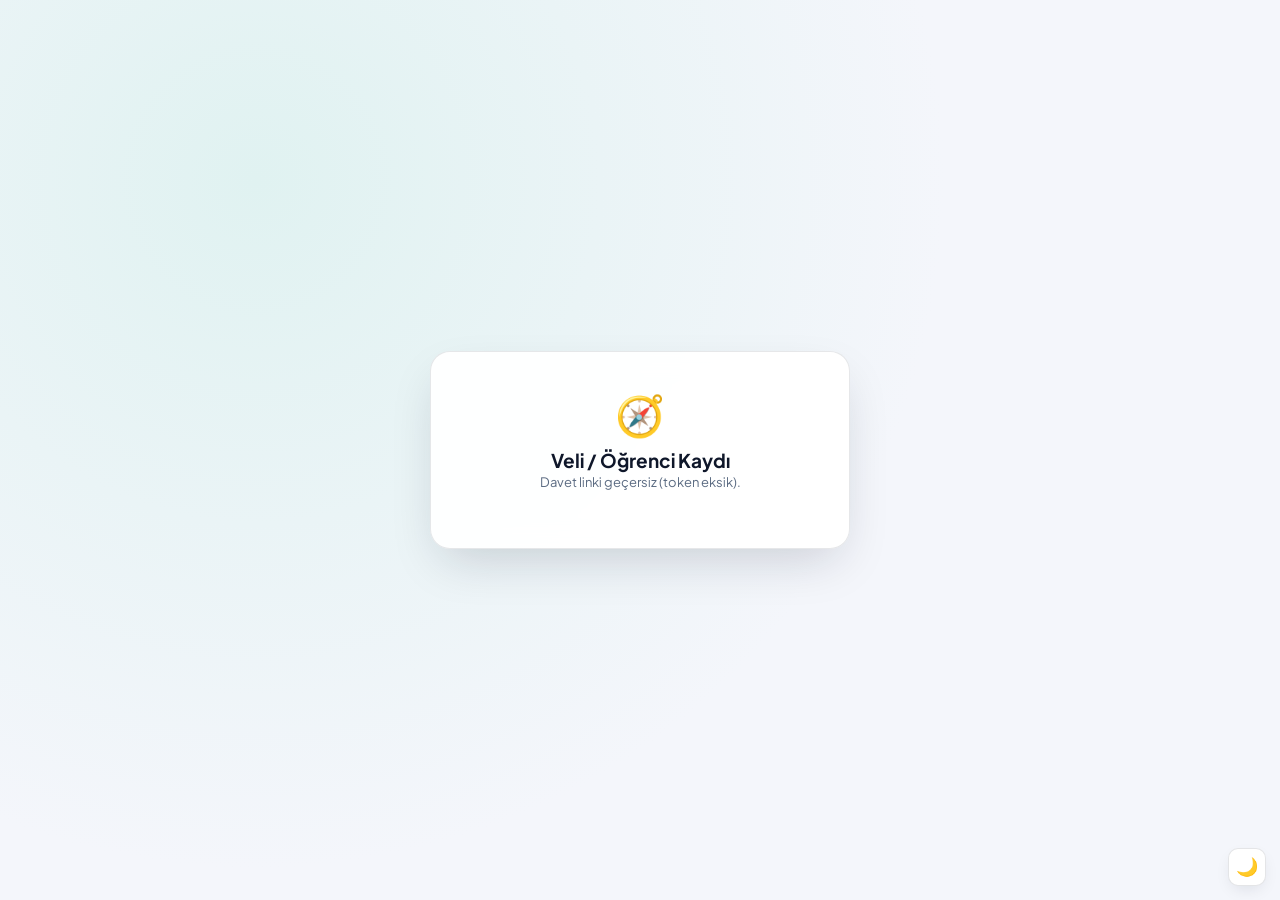
<file: kayit-ogrenci.html>
<!DOCTYPE html>
<html lang="tr">
<head>
  <meta charset="UTF-8">
  <meta name="viewport" content="width=device-width, initial-scale=1.0, viewport-fit=cover">
  <title>Veli / Öğrenci Kaydı - EduPusula</title>
  <link href="https://fonts.googleapis.com/css2?family=Plus+Jakarta+Sans:wght@400;500;600;700;800&display=swap" rel="stylesheet">
  <link rel="icon" type="image/svg+xml" href="icons/icon.svg">
  <style>
    * { box-sizing: border-box; }
    body {
      margin: 0; min-height: 100vh; display: flex; align-items: center; justify-content: center;
      background: radial-gradient(circle at 20% 20%, #1a1f3d 0%, #070913 55%);
      font-family: 'Plus Jakarta Sans', sans-serif; color: #f8fafc; padding: 20px;
    }
    .card {
      width: 100%; max-width: 420px; background: rgba(17,24,48,0.75); backdrop-filter: blur(12px);
      border: 1px solid rgba(255,255,255,0.09); border-radius: 20px; padding: 36px 30px;
      box-shadow: 0 20px 60px rgba(0,0,0,0.4);
    }
    .logo { text-align: center; margin-bottom: 22px; }
    .logo-icon { font-size: 40px; }
    .logo h1 { font-size: 19px; margin: 8px 0 2px; }
    .logo p { font-size: 13px; color: #94a3b8; margin: 0; }
    label { display: block; font-size: 13px; font-weight: 600; margin: 16px 0 6px; color: #cbd5e1; }
    input, select {
      width: 100%; padding: 12px 14px; border-radius: 10px; border: 1px solid rgba(255,255,255,0.09);
      background: rgba(13,18,38,0.85); color: #f8fafc; font-size: 15px; outline: none;
    }
    input:focus, select:focus { border-color: #6366f1; }
    .role-toggle { display: flex; gap: 8px; margin-top: 16px; }
    .role-toggle button {
      flex: 1; margin: 0; padding: 10px; border-radius: 10px; border: 1px solid rgba(255,255,255,0.09);
      background: rgba(13,18,38,0.85); color: #cbd5e1; font-size: 14px; font-weight: 600; cursor: pointer;
    }
    .role-toggle button.active {
      background: linear-gradient(135deg, #6366f1 0%, #8b5cf6 100%); color: #fff; border-color: transparent;
    }
    button.submit {
      width: 100%; margin-top: 22px; padding: 13px; border: none; border-radius: 10px;
      background: linear-gradient(135deg, #6366f1 0%, #8b5cf6 50%, #ec4899 100%);
      color: #fff; font-size: 15px; font-weight: 700; cursor: pointer;
    }
    button:disabled { opacity: 0.6; cursor: not-allowed; }
    .error-box, .success-box {
      display: none; margin-top: 14px; padding: 10px 12px; border-radius: 10px; font-size: 13px;
    }
    .error-box { background: rgba(244,63,94,0.15); border: 1px solid rgba(244,63,94,0.4); color: #fb7185; }
    .success-box { background: rgba(34,197,94,0.15); border: 1px solid rgba(34,197,94,0.4); color: #4ade80; }
    a { color: #a5b4fc; }
  </style>
  <link rel="manifest" href="manifest.json">
  <meta name="theme-color" content="#070913">
  <meta name="mobile-web-app-capable" content="yes">
  <meta name="apple-mobile-web-app-capable" content="yes">
  <meta name="apple-mobile-web-app-status-bar-style" content="black-translucent">
  <meta name="apple-mobile-web-app-title" content="EduPusula">
  <link rel="apple-touch-icon" href="icons/icon-192.png">
  <link rel="stylesheet" href="css/platform.css">
  <link rel="stylesheet" href="css/theme-light.css">
  <script src="js/theme.js"></script>
  <script src="js/pwa.js" defer></script>
</head>
<body class="auth-page">
  <div class="card" id="card">
    <div class="logo">
      <div class="logo-icon">🧭</div>
      <h1>Veli / Öğrenci Kaydı</h1>
      <p id="info-line">Kontrol ediliyor...</p>
    </div>

    <form id="register-form" style="display:none">
      <label>Kimliğiniz</label>
      <div class="role-toggle">
        <button type="button" id="role-parent-btn" class="active">👪 Veliyim</button>
        <button type="button" id="role-student-btn">🎓 Öğrenciyim</button>
      </div>

      <label for="displayName">Görünen İsim</label>
      <input type="text" id="displayName" required>

      <label for="username">Kullanıcı Adı</label>
      <input type="text" id="username" autocomplete="username" required>

      <label for="password">Şifre</label>
      <input type="password" id="password" autocomplete="new-password" required minlength="4">

      <button type="submit" class="submit" id="submit-btn">Hesabımı Oluştur</button>
    </form>
    <div class="error-box" id="error-box"></div>
    <div class="success-box" id="success-box">✅ Hesabınız oluşturuldu! <a href="/login.html">Giriş yapmak için tıklayın</a>.</div>
  </div>

  <script>
    const params = new URLSearchParams(window.location.search);
    const token = params.get('token') || '';
    const infoLine = document.getElementById('info-line');
    const form = document.getElementById('register-form');
    const errorBox = document.getElementById('error-box');
    const successBox = document.getElementById('success-box');
    const parentBtn = document.getElementById('role-parent-btn');
    const studentBtn = document.getElementById('role-student-btn');
    let selectedRole = 'parent';
    let studentAccountTaken = false;

    parentBtn.addEventListener('click', () => setRole('parent'));
    studentBtn.addEventListener('click', () => setRole('student'));
    function setRole(role) {
      if (role === 'student' && studentAccountTaken) {
        alert('Bu öğrenci için zaten bir öğrenci hesabı oluşturulmuş. Veli olarak kayıt olabilirsiniz.');
        return;
      }
      selectedRole = role;
      parentBtn.classList.toggle('active', role === 'parent');
      studentBtn.classList.toggle('active', role === 'student');
    }

    async function init() {
      if (!token) {
        infoLine.textContent = 'Davet linki geçersiz (token eksik).';
        return;
      }
      try {
        const res = await fetch(`/api/register/student/${encodeURIComponent(token)}`);
        const data = await res.json();
        if (!res.ok) throw new Error(data.error || 'Davet linki geçersiz.');
        infoLine.textContent = `${data.studentName} (${data.organizationName}) için kayıt oluyorsunuz`;
        studentAccountTaken = !!data.studentAccountTaken;
        if (studentAccountTaken) setRole('parent');
        form.style.display = 'block';
      } catch (err) {
        infoLine.textContent = err.message;
      }
    }

    form.addEventListener('submit', async (e) => {
      e.preventDefault();
      errorBox.style.display = 'none';
      const btn = document.getElementById('submit-btn');
      btn.disabled = true;
      btn.textContent = 'Oluşturuluyor...';
      try {
        const res = await fetch('/api/register/student', {
          method: 'POST',
          headers: { 'Content-Type': 'application/json' },
          body: JSON.stringify({
            token,
            role: selectedRole,
            username: document.getElementById('username').value.trim(),
            password: document.getElementById('password').value,
            displayName: document.getElementById('displayName').value.trim(),
          }),
        });
        const data = await res.json();
        if (!res.ok) throw new Error(data.error || 'Kayıt başarısız.');
        form.style.display = 'none';
        successBox.style.display = 'block';
      } catch (err) {
        errorBox.textContent = err.message;
        errorBox.style.display = 'block';
        btn.disabled = false;
        btn.textContent = 'Hesabımı Oluştur';
      }
    });

    init();
  </script>
</body>
</html>
</file>
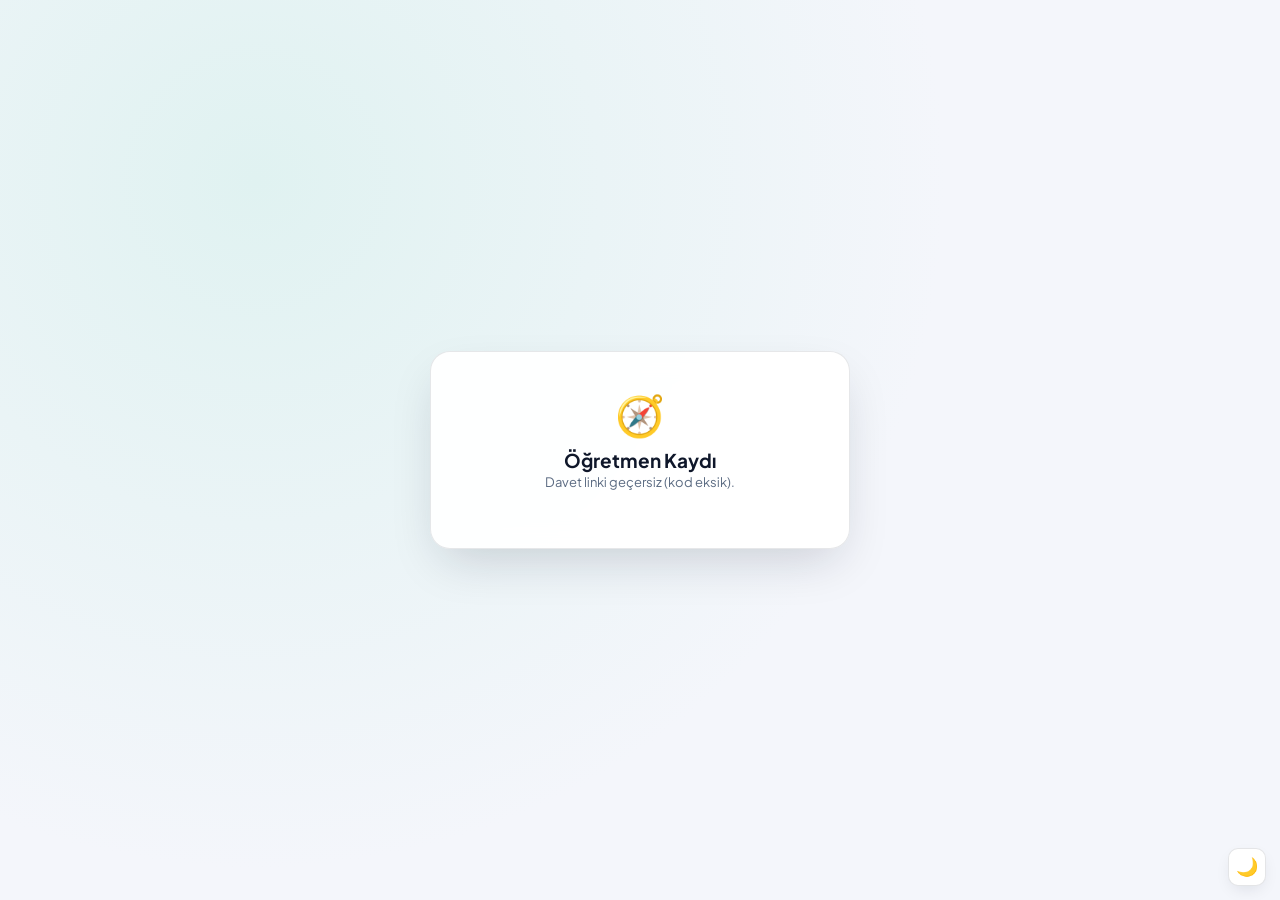
<file: kayit-ogretmen.html>
<!DOCTYPE html>
<html lang="tr">
<head>
  <meta charset="UTF-8">
  <meta name="viewport" content="width=device-width, initial-scale=1.0, viewport-fit=cover">
  <title>Öğretmen Kaydı - EduPusula</title>
  <link href="https://fonts.googleapis.com/css2?family=Plus+Jakarta+Sans:wght@400;500;600;700;800&display=swap" rel="stylesheet">
  <link rel="icon" type="image/svg+xml" href="icons/icon.svg">
  <style>
    * { box-sizing: border-box; }
    body {
      margin: 0; min-height: 100vh; display: flex; align-items: center; justify-content: center;
      background: radial-gradient(circle at 20% 20%, #1a1f3d 0%, #070913 55%);
      font-family: 'Plus Jakarta Sans', sans-serif; color: #f8fafc; padding: 20px;
    }
    .card {
      width: 100%; max-width: 420px; background: rgba(17,24,48,0.75); backdrop-filter: blur(12px);
      border: 1px solid rgba(255,255,255,0.09); border-radius: 20px; padding: 36px 30px;
      box-shadow: 0 20px 60px rgba(0,0,0,0.4);
    }
    .logo { text-align: center; margin-bottom: 22px; }
    .logo-icon { font-size: 40px; }
    .logo h1 { font-size: 19px; margin: 8px 0 2px; }
    .logo p { font-size: 13px; color: #94a3b8; margin: 0; }
    label { display: block; font-size: 13px; font-weight: 600; margin: 16px 0 6px; color: #cbd5e1; }
    input, select {
      width: 100%; padding: 12px 14px; border-radius: 10px; border: 1px solid rgba(255,255,255,0.09);
      background: rgba(13,18,38,0.85); color: #f8fafc; font-size: 15px; outline: none;
    }
    input:focus, select:focus { border-color: #6366f1; }
    button {
      width: 100%; margin-top: 22px; padding: 13px; border: none; border-radius: 10px;
      background: linear-gradient(135deg, #6366f1 0%, #8b5cf6 50%, #ec4899 100%);
      color: #fff; font-size: 15px; font-weight: 700; cursor: pointer;
    }
    button:disabled { opacity: 0.6; cursor: not-allowed; }
    .error-box, .success-box {
      display: none; margin-top: 14px; padding: 10px 12px; border-radius: 10px; font-size: 13px;
    }
    .error-box { background: rgba(244,63,94,0.15); border: 1px solid rgba(244,63,94,0.4); color: #fb7185; }
    .success-box { background: rgba(34,197,94,0.15); border: 1px solid rgba(34,197,94,0.4); color: #4ade80; }
    .hint { text-align: center; margin-top: 18px; font-size: 12px; color: #64748b; }
    a { color: #a5b4fc; }
  </style>
  <link rel="manifest" href="manifest.json">
  <meta name="theme-color" content="#070913">
  <meta name="mobile-web-app-capable" content="yes">
  <meta name="apple-mobile-web-app-capable" content="yes">
  <meta name="apple-mobile-web-app-status-bar-style" content="black-translucent">
  <meta name="apple-mobile-web-app-title" content="EduPusula">
  <link rel="apple-touch-icon" href="icons/icon-192.png">
  <link rel="stylesheet" href="css/platform.css">
  <link rel="stylesheet" href="css/theme-light.css">
  <script src="js/theme.js"></script>
  <script src="js/pwa.js" defer></script>
</head>
<body class="auth-page">
  <div class="card" id="card">
    <div class="logo">
      <div class="logo-icon">🧭</div>
      <h1>Öğretmen Kaydı</h1>
      <p id="org-name-line">Kontrol ediliyor...</p>
    </div>

    <form id="register-form" style="display:none">
      <label for="displayName">Görünen İsim</label>
      <input type="text" id="displayName" required>

      <label>Girdiğiniz Sınıflar <span style="font-weight:400;color:#94a3b8">(birden fazla seçebilirsiniz)</span></label>
      <div id="class-checks" style="display:flex;flex-wrap:wrap;gap:8px"></div>

      <label for="homeroomClass">Sınıf Öğretmenliği <span style="font-weight:400;color:#94a3b8">(varsa)</span></label>
      <select id="homeroomClass"><option value="">Sınıf öğretmeni değilim</option></select>

      <label for="username">Kullanıcı Adı</label>
      <input type="text" id="username" autocomplete="username" required>

      <label for="password">Şifre</label>
      <input type="password" id="password" autocomplete="new-password" required minlength="4">

      <button type="submit" id="submit-btn">Hesabımı Oluştur</button>
    </form>
    <div class="error-box" id="error-box"></div>
    <div class="success-box" id="success-box">✅ Hesabınız oluşturuldu! <a href="/login.html">Giriş yapmak için tıklayın</a>.</div>
  </div>

  <script>
    const params = new URLSearchParams(window.location.search);
    const code = params.get('kod') || '';
    const card = document.getElementById('card');
    const orgLine = document.getElementById('org-name-line');
    const form = document.getElementById('register-form');
    const errorBox = document.getElementById('error-box');
    const successBox = document.getElementById('success-box');

    async function init() {
      if (!code) {
        orgLine.textContent = 'Davet linki geçersiz (kod eksik).';
        return;
      }
      try {
        const res = await fetch(`/api/register/teacher/${encodeURIComponent(code)}`);
        const data = await res.json();
        if (!res.ok) throw new Error(data.error || 'Davet kodu geçersiz.');
        orgLine.textContent = `${data.organizationName} okuluna öğretmen olarak katılıyorsunuz`;
        const checks = document.getElementById('class-checks');
        const homeroom = document.getElementById('homeroomClass');
        const esc = (t) => String(t).replace(/[&<>"']/g, ch => ({'&':'&amp;','<':'&lt;','>':'&gt;','"':'&quot;',"'":'&#39;'}[ch]));
        checks.innerHTML = (data.classNames || []).map(c =>
          `<label style="display:inline-flex;align-items:center;gap:6px;margin:0;padding:6px 10px;border:1px solid rgba(255,255,255,0.15);border-radius:8px;font-weight:500;cursor:pointer">` +
          `<input type="checkbox" class="class-check" value="${esc(c)}" style="width:auto;padding:0"> ${esc(c)}</label>`).join('') ||
          '<span style="font-size:13px;color:#94a3b8">Okulda henüz sınıf tanımlı değil.</span>';
        const syncHomeroom = () => {
          const sel = [...document.querySelectorAll('.class-check:checked')].map(x => x.value);
          const cur = homeroom.value;
          homeroom.innerHTML = '<option value="">Sınıf öğretmeni değilim</option>' +
            sel.map(c => `<option value="${esc(c)}">${esc(c)}</option>`).join('');
          if (sel.includes(cur)) homeroom.value = cur;
        };
        checks.addEventListener('change', syncHomeroom);
        form.style.display = 'block';
      } catch (err) {
        orgLine.textContent = err.message;
      }
    }

    form.addEventListener('submit', async (e) => {
      e.preventDefault();
      errorBox.style.display = 'none';
      if (!document.querySelector('.class-check:checked')) {
        errorBox.textContent = 'En az bir sınıf seçin.';
        errorBox.style.display = 'block';
        return;
      }
      const btn = document.getElementById('submit-btn');
      btn.disabled = true;
      btn.textContent = 'Oluşturuluyor...';
      try {
        const res = await fetch('/api/register/teacher', {
          method: 'POST',
          headers: { 'Content-Type': 'application/json' },
          body: JSON.stringify({
            code,
            username: document.getElementById('username').value.trim(),
            password: document.getElementById('password').value,
            displayName: document.getElementById('displayName').value.trim(),
            classNames: [...document.querySelectorAll('.class-check:checked')].map(x => x.value),
            homeroomClass: document.getElementById('homeroomClass').value,
          }),
        });
        const data = await res.json();
        if (!res.ok) throw new Error(data.error || 'Kayıt başarısız.');
        form.style.display = 'none';
        successBox.style.display = 'block';
      } catch (err) {
        errorBox.textContent = err.message;
        errorBox.style.display = 'block';
        btn.disabled = false;
        btn.textContent = 'Hesabımı Oluştur';
      }
    });

    init();
  </script>
</body>
</html>
</file>
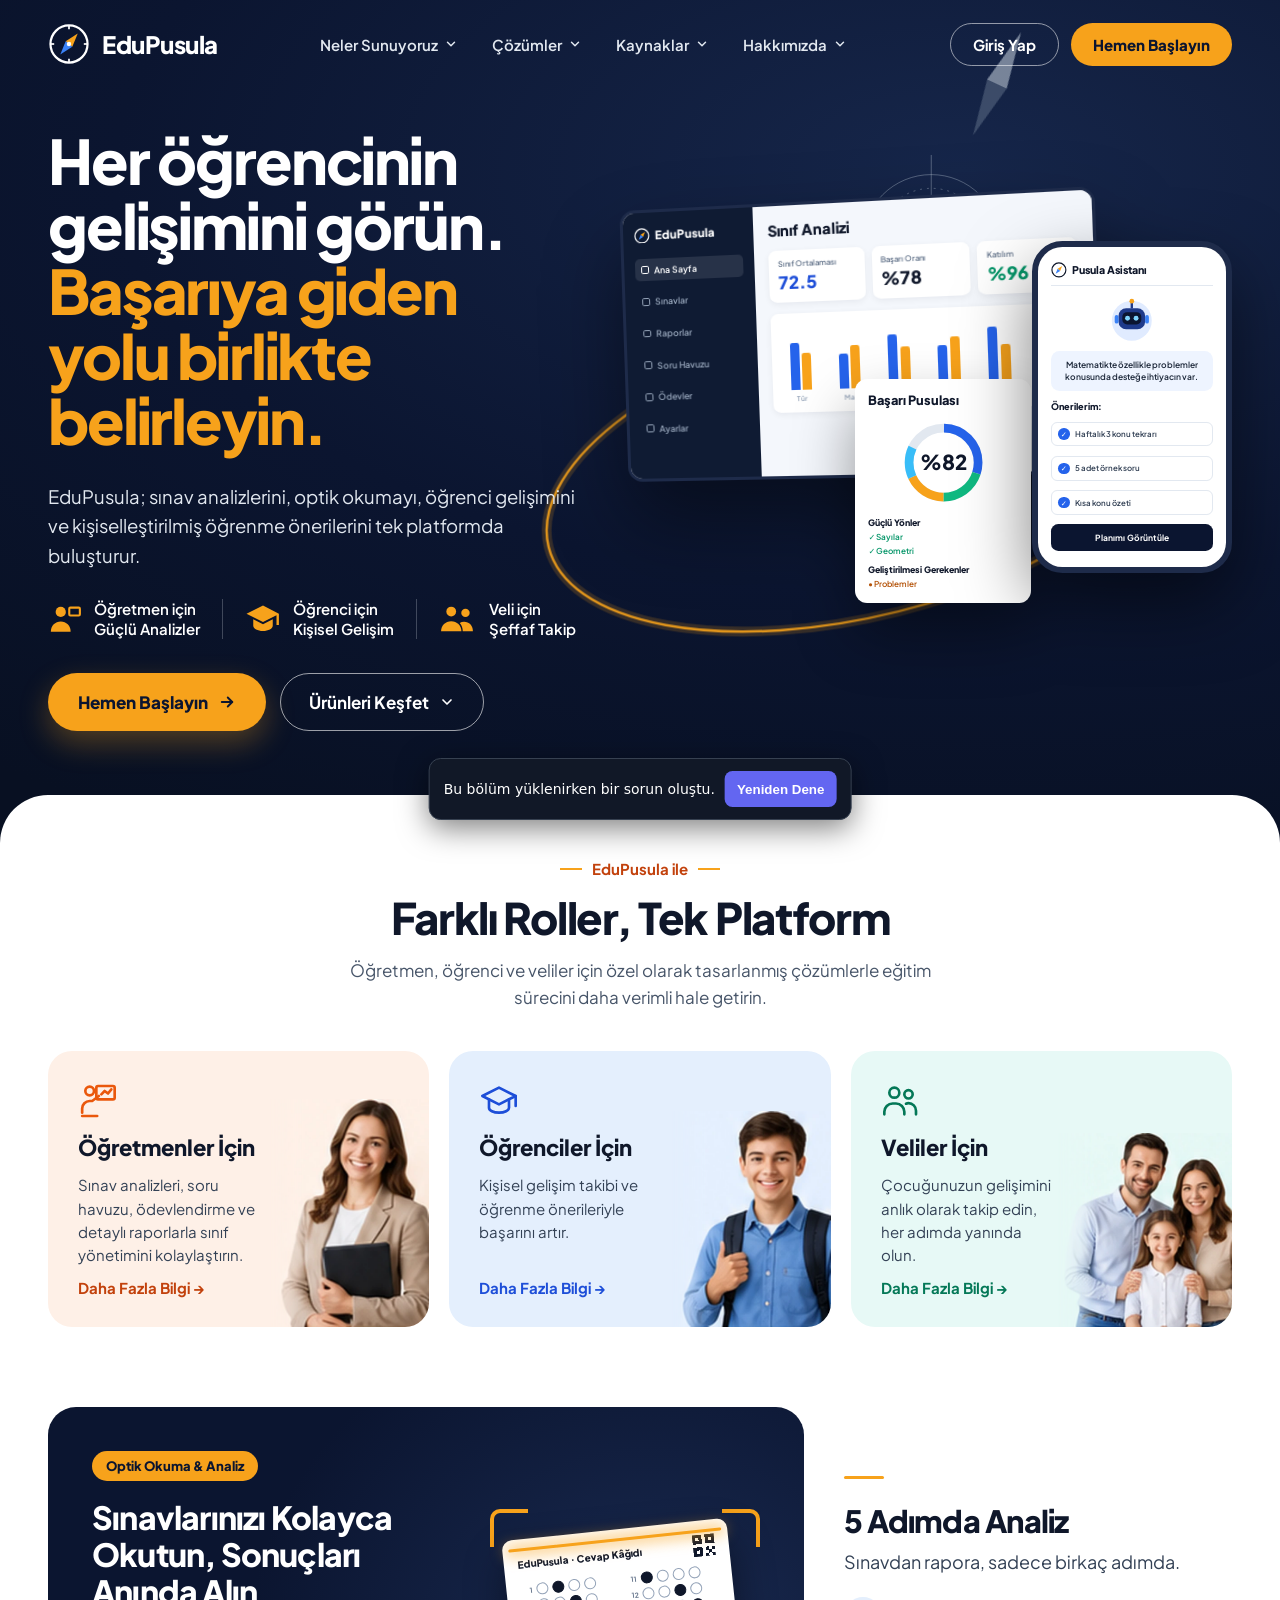
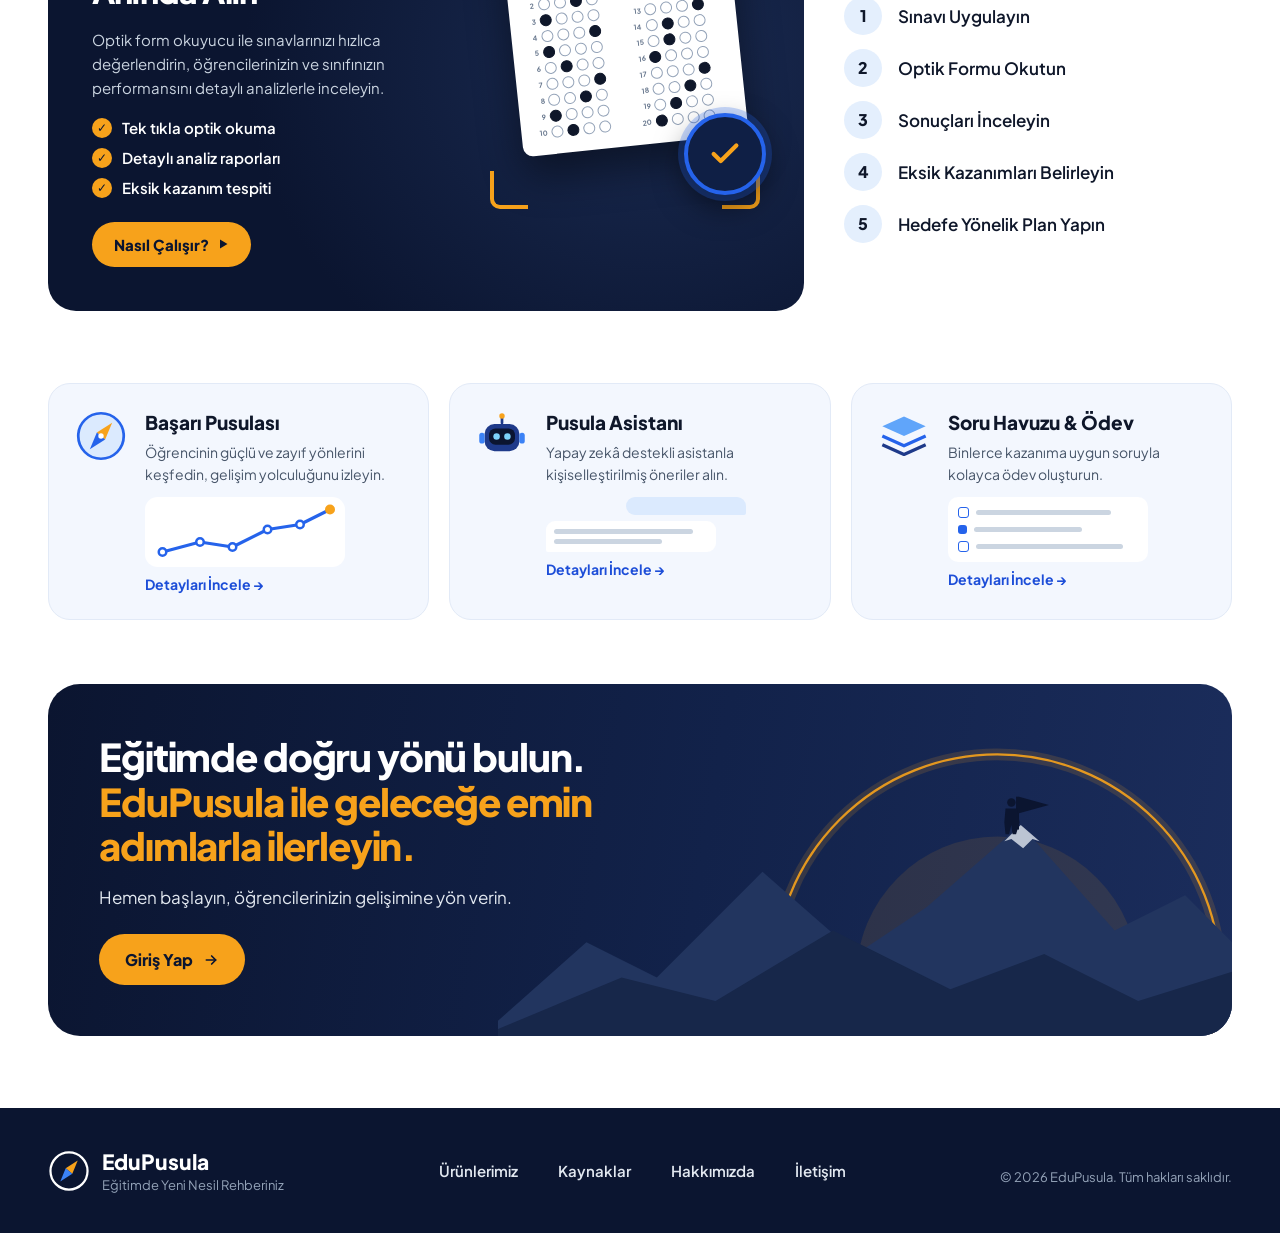
<file: landing.html>
<!DOCTYPE html>
<html lang="tr">
<head>
  <meta charset="UTF-8">
  <meta name="viewport" content="width=device-width, initial-scale=1.0, maximum-scale=5.0, viewport-fit=cover">
  <meta name="description" content="EduPusula deneme sonuçlarını kazanım düzeyinde analiz eder; yönetici, öğretmen, veli ve öğrenciye gelişimi tek platformda gösterir.">
  <title>🧭 EduPusula - Başarının Yönünü Keşfet</title>

  <!-- PWA & Mobile Meta Tags -->
  <link rel="manifest" href="manifest.json">
  <meta name="theme-color" content="#0B1530">
  <meta name="mobile-web-app-capable" content="yes">
  <meta name="apple-mobile-web-app-capable" content="yes">
  <meta name="apple-mobile-web-app-status-bar-style" content="black-translucent">
  <meta name="apple-mobile-web-app-title" content="EduPusula">
  <link rel="apple-touch-icon" href="icons/icon-192.png">
  <link rel="icon" type="image/svg+xml" href="icons/icon.svg">
  <link rel="icon" type="image/png" sizes="192x192" href="icons/icon-192.png">

  <!-- Fonts -->
  <link rel="preconnect" href="https://fonts.googleapis.com">
  <link rel="preconnect" href="https://fonts.gstatic.com" crossorigin>
  <link href="https://fonts.googleapis.com/css2?family=Plus+Jakarta+Sans:wght@400;500;600;700;800&display=swap" rel="stylesheet">

  <link rel="stylesheet" href="css/platform.css">
  <script src="js/pwa.js" defer></script>
  <style>
:root {
  --primary-blue: #2563EB; --primary-teal: #14B8A6; --bg-white: #FFFFFF; --bg-light: #F8FAFC;
  --text-dark: #1E293B; --text-muted: #64748B; --radius-sm: 8px; --radius-lg: 16px; --radius-xl: 20px;
}
html { scroll-behavior: smooth; }
body { margin: 0; background: #FFFFFF; }
.lp-root { font-family: "Plus Jakarta Sans", "Segoe UI", system-ui, sans-serif; }

/* ===== Yeni giris sayfasi (tasarim: EduPusula - Yeni Giris Sayfasi) ===== */
/* EduPusula — yeni giriş sayfası stilleri */

.lp-root {
  color: #0f172a;
  -webkit-font-smoothing: antialiased;
}
.lp-root h1,
.lp-root h2,
.lp-root h3 {
  margin: 0;
  font-family: inherit;
}
.lp-root p {
  margin: 0;
}

.lp-wrap {
  max-width: 1240px;
  margin: 0 auto;
  padding: 0 28px;
  box-sizing: border-box;
}
.lp-navlinks a {
  color: #e2e8f0;
  text-decoration: none;
}
.lp-navlinks a:hover {
  color: #ffffff;
}
.lp-btn {
  transition: transform 0.15s ease, box-shadow 0.15s ease;
}
.lp-btn:hover {
  transform: translateY(-1px);
}
.lp-vis {
  container-type: inline-size;
}
@media (max-width: 900px) {
  .lp-navlinks {
    display: none !important;
  }
}
.lp-navbtns a {
  white-space: nowrap;
}
@media (max-width: 520px) {
  .lp-navbtns {
    gap: 8px !important;
  }
  .lp-navbtns a {
    font-size: 13px !important;
    padding: 9px 13px !important;
  }
  .lp-hideSm {
    display: none !important;
  }
}

/* ---------- Animasyonlar ---------- */
@keyframes inUp {
  from { opacity: 0; translate: 0 32px; }
  to { opacity: 1; translate: 0 0; }
}
@keyframes inLeft {
  from { opacity: 0; translate: -56px 0; }
  to { opacity: 1; translate: 0 0; }
}
@keyframes inRight {
  from { opacity: 0; translate: 56px 0; }
  to { opacity: 1; translate: 0 0; }
}
@keyframes inScale {
  from { opacity: 0; scale: 0.92; }
  to { opacity: 1; scale: 1; }
}
@keyframes floatY {
  0%, 100% { translate: 0 0; }
  50% { translate: 0 -12px; }
}
@keyframes wobble {
  0%, 100% { transform: rotate(10deg); }
  50% { transform: rotate(44deg); }
}
@keyframes comet {
  to { stroke-dashoffset: -100; }
}
@keyframes glow {
  0%, 100% { opacity: 0.12; }
  50% { opacity: 0.34; }
}
@keyframes grow {
  from { scale: 1 0; }
  to { scale: 1 1; }
}
@keyframes scan {
  0% { top: 4%; }
  50% { top: 94%; }
  100% { top: 4%; }
}
@keyframes pulse {
  0% { box-shadow: 0 0 0 0 rgba(247, 162, 27, 0.5), 0 12px 30px rgba(0, 0, 0, 0.5); }
  70%, 100% { box-shadow: 0 0 0 20px rgba(247, 162, 27, 0), 0 12px 30px rgba(0, 0, 0, 0.5); }
}
@keyframes parallax {
  to { translate: 0 110px; }
}
@keyframes sun {
  0%, 100% { opacity: 0.08; }
  50% { opacity: 0.2; }
}

.lp-hero-in { animation: inUp 0.9s cubic-bezier(0.2, 0.7, 0.2, 1) both; }
.lp-d1 { animation-delay: 0.1s; }
.lp-d2 { animation-delay: 0.25s; }
.lp-d3 { animation-delay: 0.4s; }
.lp-d4 { animation-delay: 0.55s; }
.lp-hero-vis { animation: inScale 1.1s cubic-bezier(0.2, 0.7, 0.2, 1) 0.35s both; }
.lp-float-a { animation: floatY 7s ease-in-out infinite; }
.lp-float-b { animation: floatY 5.5s ease-in-out -2s infinite; }
.lp-float-c { animation: floatY 6.5s ease-in-out -1s infinite; }
.lp-needle {
  transform-box: fill-box;
  transform-origin: center;
  animation: wobble 6s ease-in-out infinite;
}
.lp-comet { animation: comet 7s linear infinite; }
.lp-glow { animation: glow 4s ease-in-out infinite; }
.lp-bar {
  transform-origin: 50% 100%;
  animation: grow 1s cubic-bezier(0.2, 0.7, 0.2, 1) 0.9s both;
}
.lp-bar2 { animation-delay: 1.05s; }
.lp-scan { animation: scan 3.2s ease-in-out infinite; }
.lp-pulse { animation: pulse 2.4s ease-out infinite; }
.lp-sun { animation: sun 5s ease-in-out infinite; }

.lp-card { transition: transform 0.3s ease, box-shadow 0.3s ease; }
.lp-card:hover {
  transform: translateY(-6px);
  box-shadow: 0 22px 44px rgba(15, 23, 42, 0.12);
}
.lp-card img {
  transition: transform 0.5s ease;
  transform-origin: 50% 100%;
}
.lp-card:hover img { transform: scale(1.05); }

/* Kaydırmaya bağlı bölüm geçişleri (desteklemeyen tarayıcıda içerik normal görünür) */
@supports (animation-timeline: view()) {
  .lp-reveal {
    animation: inUp linear both;
    animation-timeline: view();
    animation-range: entry 0% entry 60%;
  }
  .lp-reveal-l {
    animation: inLeft linear both;
    animation-timeline: view();
    animation-range: entry 0% entry 60%;
  }
  .lp-reveal-r {
    animation: inRight linear both;
    animation-timeline: view();
    animation-range: entry 0% entry 60%;
  }
  .lp-reveal-scale {
    animation: inScale linear both;
    animation-timeline: view();
    animation-range: entry 0% entry 70%;
  }
  .lp-reveal.s2 { animation-range: entry 10% entry 75%; }
  .lp-reveal.s3 { animation-range: entry 20% entry 90%; }
  .lp-parallax {
    animation: parallax linear both;
    animation-timeline: scroll();
    animation-range: 0 900px;
  }
}

@media (prefers-reduced-motion: reduce) {
  .lp-root *,
  .lp-root *::before,
  .lp-root *::after {
    animation: none !important;
    transition: none !important;
  }
}


/* ===== Giris penceresi (eski landing.css'ten tasindi) ===== */
.btn-primary {
  display: inline-flex; align-items: center; justify-content: center; gap: .5rem;
  padding: .75rem 1.5rem; border: none; border-radius: var(--radius-lg);
  font: 600 1rem "Plus Jakarta Sans", system-ui, sans-serif; cursor: pointer;
  background: #F7A21B; color: #0B1530; transition: transform .15s ease;
}
.btn-primary:hover { transform: translateY(-1px); }
.btn-primary:disabled { opacity: .7; cursor: wait; }
.login-modal, .login-modal input, .login-modal button { font-family: "Plus Jakarta Sans", system-ui, sans-serif; }
.login-modal, .login-modal * { box-sizing: border-box; }
/* ---- GİRİŞ MODALI ---- */
.login-modal-overlay {
  display: none;
  position: fixed;
  inset: 0;
  z-index: 1000;
  background: rgba(15, 23, 42, 0.6);
  backdrop-filter: blur(4px);
  align-items: center;
  justify-content: center;
  padding: 20px;
}

.login-modal-overlay.active {
  display: flex;
}

.login-modal {
  position: relative;
  width: 100%;
  max-width: 380px;
  background: var(--bg-white);
  border-radius: var(--radius-xl);
  padding: 36px 30px;
  box-shadow: 0 25px 70px rgba(0, 0, 0, 0.35);
}

.login-modal-close {
  position: absolute;
  top: 16px;
  right: 16px;
  width: 32px;
  height: 32px;
  border: none;
  border-radius: 50%;
  background: var(--bg-light);
  color: var(--text-muted);
  font-size: 15px;
  cursor: pointer;
}

.login-modal-header {
  text-align: center;
  margin-bottom: 22px;
}

.login-modal-icon {
  font-size: 36px;
}

.login-modal-header h2 {
  font-size: 19px;
  margin: 8px 0 4px;
}

.login-modal-header p {
  font-size: 13px;
  color: var(--text-muted);
  margin: 0;
}

#login-form label {
  display: block;
  font-size: 13px;
  font-weight: 600;
  margin: 14px 0 6px;
  color: var(--text-dark);
}

#login-form input {
  width: 100%;
  padding: 12px 14px;
  border-radius: var(--radius-sm);
  border: 1px solid #E2E8F0;
  font-size: 16px;
  outline: none;
  font-family: inherit;
}

#login-form input:focus {
  border-color: var(--primary-blue);
}

.login-error {
  display: none;
  margin-top: 14px;
  padding: 10px 12px;
  border-radius: 10px;
  background: rgba(239, 68, 68, 0.1);
  border: 1px solid rgba(239, 68, 68, 0.3);
  color: #B91C1C;
  font-size: 13px;
}

.login-hint {
  text-align: center;
  margin-top: 16px;
  font-size: 12px;
  color: var(--text-muted);
}

  </style>
</head>
<body>
<div class="lp-root"><div style="width:100%;background:#FFFFFF;overflow:hidden"><div style="position:relative;background:radial-gradient(120% 90% at 75% 20%, #16264A 0%, #0B1530 55%, #081022 100%);padding-bottom:120px"><header style="position:relative;z-index:3"><div class="lp-wrap" style="display:flex;align-items:center;justify-content:space-between;gap:24px;height:88px"><a href="#ust" style="display:flex;align-items:center;gap:12px;text-decoration:none;color:#FFFFFF"><svg width="42" height="42" viewBox="0 0 34 34" aria-hidden="true"><circle cx="17" cy="17" r="15" fill="none" stroke="#FFFFFF" stroke-width="1.8"></circle><g stroke="#FFFFFF" stroke-width="1.4"><path d="M17 2v3"></path><path d="M17 29v3"></path><path d="M2 17h3"></path><path d="M29 17h3"></path></g><g transform="rotate(40 17 17)"><path d="M17 6 L20.5 17 L13.5 17 Z" fill="#F7A21B"></path><path d="M17 28 L20.5 17 L13.5 17 Z" fill="#3B82F6"></path></g><circle cx="17" cy="17" r="1.8" fill="#FFFFFF"></circle></svg><span style="font-weight:800;font-size:24px;letter-spacing:-0.02em">EduPusula</span></a><nav class="lp-navlinks" aria-label="Ana menü" style="display:flex;gap:34px;font-size:15px;font-weight:600"><a href="#roller" style="display:flex;align-items:center;gap:6px">Neler Sunuyoruz<svg width="14" height="14" viewBox="0 0 24 24" fill="none" stroke="currentColor" stroke-width="2.5" stroke-linecap="round" stroke-linejoin="round" aria-hidden="true"><path d="m6 9 6 6 6-6"></path></svg></a><a href="#optik" style="display:flex;align-items:center;gap:6px">Çözümler<svg width="14" height="14" viewBox="0 0 24 24" fill="none" stroke="currentColor" stroke-width="2.5" stroke-linecap="round" stroke-linejoin="round" aria-hidden="true"><path d="m6 9 6 6 6-6"></path></svg></a><a href="#ozellikler" style="display:flex;align-items:center;gap:6px">Kaynaklar<svg width="14" height="14" viewBox="0 0 24 24" fill="none" stroke="currentColor" stroke-width="2.5" stroke-linecap="round" stroke-linejoin="round" aria-hidden="true"><path d="m6 9 6 6 6-6"></path></svg></a><a href="#alt" style="display:flex;align-items:center;gap:6px">Hakkımızda<svg width="14" height="14" viewBox="0 0 24 24" fill="none" stroke="currentColor" stroke-width="2.5" stroke-linecap="round" stroke-linejoin="round" aria-hidden="true"><path d="m6 9 6 6 6-6"></path></svg></a></nav><div class="lp-navbtns" style="display:flex;align-items:center;gap:12px"><a class="lp-btn" href="#login" data-login-trigger style="color:#FFFFFF;text-decoration:none;font-size:15px;font-weight:700;padding:11px 22px;border-radius:999px;border:1.5px solid rgba(255,255,255,0.55)">Giriş Yap</a><a class="lp-btn lp-hideSm" href="#login" data-login-trigger style="background:#F7A21B;color:#0B1530;text-decoration:none;font-size:15px;font-weight:800;padding:12px 22px;border-radius:999px">Hemen Başlayın</a></div></div></header><section id="ust" style="position:relative;padding-top:40px"><div class="lp-wrap" style="position:relative;display:flex;flex-wrap:wrap;align-items:center;gap:48px"><div style="flex:1 1 480px;min-width:0;display:flex;flex-direction:column;gap:28px;position:relative;z-index:2"><h1 class="lp-hero-in lp-d1" style="color:#FFFFFF;font-weight:800;font-size:clamp(40px, 4.8vw, 64px);line-height:1.06;letter-spacing:-0.035em">Her öğrencinin gelişimini görün.<br/><span style="color:#F7A21B">Başarıya giden yolu birlikte belirleyin.</span></h1><p class="lp-hero-in lp-d2" style="color:#E2E8F0;font-size:clamp(17px, 1.45vw, 20px);line-height:1.6;max-width:560px">EduPusula; sınav analizlerini, optik okumayı, öğrenci gelişimini ve kişiselleştirilmiş öğrenme önerilerini tek platformda buluşturur.</p><div class="lp-hero-in lp-d3" style="display:flex;flex-wrap:wrap;gap:14px 0"><div style="display:flex;align-items:center;gap:12px;padding-right:22px;margin-right:22px;border-right:1px solid rgba(226,232,240,0.25)"><svg width="34" height="34" viewBox="0 0 24 24" fill="#F7A21B" aria-hidden="true"><circle cx="9" cy="7" r="3.6"></circle><path d="M2 21c0-4.2 3.1-7.2 7-7.2s7 3 7 7.2Z"></path><rect x="15" y="4" width="7.5" height="5.5" rx="0.8" fill="none" stroke="#F7A21B" stroke-width="1.5"></rect></svg><span style="color:#FFFFFF;font-size:15px;font-weight:600;line-height:1.35">Öğretmen için<br/>Güçlü Analizler</span></div><div style="display:flex;align-items:center;gap:12px;padding-right:22px;margin-right:22px;border-right:1px solid rgba(226,232,240,0.25)"><svg width="36" height="36" viewBox="0 0 24 24" fill="#F7A21B" aria-hidden="true"><path d="M12 3 1 8.5 12 14l9-4.5V16h1.6V8.5Z"></path><path d="M5.5 12.2v4.3c0 1.9 2.9 3.5 6.5 3.5s6.5-1.6 6.5-3.5v-4.3L12 15.5Z"></path></svg><span style="color:#FFFFFF;font-size:15px;font-weight:600;line-height:1.35">Öğrenci için<br/>Kişisel Gelişim</span></div><div style="display:flex;align-items:center;gap:12px"><svg width="38" height="34" viewBox="0 0 28 24" fill="#F7A21B" aria-hidden="true"><circle cx="9" cy="6.5" r="3.6"></circle><circle cx="19.5" cy="7.5" r="3.1"></circle><path d="M1.5 21c0-4.3 3.3-7.4 7.5-7.4s7.5 3.1 7.5 7.4Z"></path><path d="M17.5 21c0-2.4-.8-4.5-2.2-6.1.9-.5 2-.8 3.2-.8 3.7 0 6.5 2.8 6.5 6.9Z"></path></svg><span style="color:#FFFFFF;font-size:15px;font-weight:600;line-height:1.35">Veli için<br/>Şeffaf Takip</span></div></div><div class="lp-hero-in lp-d4" style="display:flex;flex-wrap:wrap;gap:14px;margin-top:6px"><a class="lp-btn" href="#login" data-login-trigger style="background:#F7A21B;color:#0B1530;text-decoration:none;font-size:17px;font-weight:800;padding:17px 30px;border-radius:999px;box-shadow:0 12px 30px rgba(247,162,27,0.3);display:flex;align-items:center;gap:10px">Hemen Başlayın<svg width="18" height="18" viewBox="0 0 24 24" fill="none" stroke="currentColor" stroke-width="2.5" stroke-linecap="round" stroke-linejoin="round" aria-hidden="true"><path d="M5 12h14"></path><path d="m13 6 6 6-6 6"></path></svg></a><a class="lp-btn" href="#roller" style="color:#FFFFFF;text-decoration:none;font-size:17px;font-weight:700;padding:17px 28px;border-radius:999px;border:1.5px solid rgba(255,255,255,0.6);display:flex;align-items:center;gap:10px">Ürünleri Keşfet<svg width="16" height="16" viewBox="0 0 24 24" fill="none" stroke="currentColor" stroke-width="2.5" stroke-linecap="round" stroke-linejoin="round" aria-hidden="true"><path d="m6 9 6 6 6-6"></path></svg></a></div></div><div class="lp-hero-vis" style="flex:1 1 560px;min-width:0"><div class="lp-vis lp-parallax" style="position:relative;width:100%;max-width:660px;aspect-ratio:620 / 520;margin:0 auto"><svg aria-hidden="true" viewBox="0 0 620 520" style="position:absolute;inset:-6% -10% -6% -14%;width:124%;height:112%;overflow:visible"><g stroke="rgba(203,213,225,0.35)" fill="none" stroke-width="1"><circle cx="400" cy="70" r="70"></circle><circle cx="400" cy="70" r="56" stroke-dasharray="2 5"></circle><path d="M400 -20 V160 M310 70 H490"></path></g><g class="lp-needle" transform="rotate(25 400 70)"><path d="M400 12 L411 70 L389 70 Z" fill="rgba(203,213,225,0.55)"></path><path d="M400 128 L411 70 L389 70 Z" fill="rgba(100,116,139,0.5)"></path></g><circle cx="400" cy="70" r="7" fill="#F7A21B"></circle><ellipse class="lp-glow" cx="330" cy="300" rx="330" ry="150" transform="rotate(-14 330 300)" fill="none" stroke="#F7A21B" stroke-width="10" opacity="0.18"></ellipse><ellipse cx="330" cy="300" rx="330" ry="150" transform="rotate(-14 330 300)" fill="none" stroke="#F7A21B" stroke-width="2.5" opacity="0.9"></ellipse><ellipse class="lp-comet" cx="330" cy="300" rx="330" ry="150" transform="rotate(-14 330 300)" fill="none" stroke="#FFE7B3" stroke-width="5" stroke-linecap="round" pathLength="100" stroke-dasharray="5 95"></ellipse></svg><div class="lp-float-a" style="position:absolute;left:0;top:7%;width:74%;transform:perspective(1400px) rotateY(-10deg) rotateZ(-2deg);transform-origin:left center;display:flex;background:#FFFFFF;border-radius:2.4cqw;overflow:hidden;box-shadow:0 40px 80px rgba(0,0,0,0.45);border:0.6cqw solid #1E2B4A"><div style="width:24%;flex:none;background:#0F1B33;padding:2.4cqw 1.8cqw;display:flex;flex-direction:column;gap:1.6cqw"><div style="display:flex;align-items:center;gap:0.8cqw;color:#FFFFFF;font-size:1.9cqw;font-weight:800;margin-bottom:1cqw"><svg viewBox="0 0 34 34" style="width:2.6cqw;height:2.6cqw" aria-hidden="true"><circle cx="17" cy="17" r="15" fill="none" stroke="#FFFFFF" stroke-width="2.5"></circle><g transform="rotate(40 17 17)"><path d="M17 6 L20.5 17 L13.5 17 Z" fill="#F7A21B"></path><path d="M17 28 L20.5 17 L13.5 17 Z" fill="#3B82F6"></path></g></svg>EduPusula</div><div style="display:flex;align-items:center;gap:0.9cqw;font-size:1.45cqw;font-weight:600;padding:0.9cqw 1cqw;border-radius:0.8cqw;background:rgba(255,255,255,0.10);color:#FFFFFF"><span style="width:1.3cqw;height:1.3cqw;border-radius:0.3cqw;border:1.5px solid currentColor;box-sizing:border-box"></span>Ana Sayfa</div><div style="display:flex;align-items:center;gap:0.9cqw;font-size:1.45cqw;font-weight:600;padding:0.9cqw 1cqw;border-radius:0.8cqw;color:#94A3B8"><span style="width:1.3cqw;height:1.3cqw;border-radius:0.3cqw;border:1.5px solid currentColor;box-sizing:border-box"></span>Sınavlar</div><div style="display:flex;align-items:center;gap:0.9cqw;font-size:1.45cqw;font-weight:600;padding:0.9cqw 1cqw;border-radius:0.8cqw;color:#94A3B8"><span style="width:1.3cqw;height:1.3cqw;border-radius:0.3cqw;border:1.5px solid currentColor;box-sizing:border-box"></span>Raporlar</div><div style="display:flex;align-items:center;gap:0.9cqw;font-size:1.45cqw;font-weight:600;padding:0.9cqw 1cqw;border-radius:0.8cqw;color:#94A3B8"><span style="width:1.3cqw;height:1.3cqw;border-radius:0.3cqw;border:1.5px solid currentColor;box-sizing:border-box"></span>Soru Havuzu</div><div style="display:flex;align-items:center;gap:0.9cqw;font-size:1.45cqw;font-weight:600;padding:0.9cqw 1cqw;border-radius:0.8cqw;color:#94A3B8"><span style="width:1.3cqw;height:1.3cqw;border-radius:0.3cqw;border:1.5px solid currentColor;box-sizing:border-box"></span>Ödevler</div><div style="display:flex;align-items:center;gap:0.9cqw;font-size:1.45cqw;font-weight:600;padding:0.9cqw 1cqw;border-radius:0.8cqw;color:#94A3B8"><span style="width:1.3cqw;height:1.3cqw;border-radius:0.3cqw;border:1.5px solid currentColor;box-sizing:border-box"></span>Ayarlar</div></div><div style="flex:1;min-width:0;background:#F4F7FC;padding:2.4cqw;display:flex;flex-direction:column;gap:1.8cqw"><span style="color:#0F172A;font-size:2.4cqw;font-weight:800">Sınıf Analizi</span><div style="display:grid;grid-template-columns:repeat(3, minmax(0, 1fr));gap:1.2cqw"><div style="background:#FFFFFF;border-radius:1.2cqw;padding:1.4cqw;display:flex;flex-direction:column;gap:0.4cqw;box-shadow:0 2px 6px rgba(15,23,42,0.06)"><span style="color:#64748B;font-size:1.25cqw;font-weight:600">Sınıf Ortalaması</span><span style="color:#1D4ED8;font-size:2.8cqw;font-weight:800">72.5</span></div><div style="background:#FFFFFF;border-radius:1.2cqw;padding:1.4cqw;display:flex;flex-direction:column;gap:0.4cqw;box-shadow:0 2px 6px rgba(15,23,42,0.06)"><span style="color:#64748B;font-size:1.25cqw;font-weight:600">Başarı Oranı</span><span style="color:#0F172A;font-size:2.8cqw;font-weight:800">%78</span></div><div style="background:#FFFFFF;border-radius:1.2cqw;padding:1.4cqw;display:flex;flex-direction:column;gap:0.4cqw;box-shadow:0 2px 6px rgba(15,23,42,0.06)"><span style="color:#64748B;font-size:1.25cqw;font-weight:600">Katılım</span><span style="color:#059669;font-size:2.8cqw;font-weight:800">%96</span></div></div><div style="background:#FFFFFF;border-radius:1.2cqw;padding:1.6cqw;box-shadow:0 2px 6px rgba(15,23,42,0.06);display:flex;align-items:flex-end;gap:1.8cqw;height:16cqw;box-sizing:border-box"><div style="flex:1;display:flex;flex-direction:column;align-items:center;gap:0.6cqw;height:100%;justify-content:flex-end"><div style="display:flex;align-items:flex-end;gap:0.4cqw;height:100%"><span class="lp-bar" style="width:1.5cqw;border-radius:0.4cqw 0.4cqw 0 0;background:#2563EB;height:70%"></span><span class="lp-bar lp-bar2" style="width:1.5cqw;border-radius:0.4cqw 0.4cqw 0 0;background:#F7A21B;height:55%"></span></div><span style="color:#94A3B8;font-size:1.1cqw;font-weight:600">Tür</span></div><div style="flex:1;display:flex;flex-direction:column;align-items:center;gap:0.6cqw;height:100%;justify-content:flex-end"><div style="display:flex;align-items:flex-end;gap:0.4cqw;height:100%"><span class="lp-bar" style="width:1.5cqw;border-radius:0.4cqw 0.4cqw 0 0;background:#2563EB;height:52%"></span><span class="lp-bar lp-bar2" style="width:1.5cqw;border-radius:0.4cqw 0.4cqw 0 0;background:#F7A21B;height:64%"></span></div><span style="color:#94A3B8;font-size:1.1cqw;font-weight:600">Mat</span></div><div style="flex:1;display:flex;flex-direction:column;align-items:center;gap:0.6cqw;height:100%;justify-content:flex-end"><div style="display:flex;align-items:flex-end;gap:0.4cqw;height:100%"><span class="lp-bar" style="width:1.5cqw;border-radius:0.4cqw 0.4cqw 0 0;background:#2563EB;height:78%"></span><span class="lp-bar lp-bar2" style="width:1.5cqw;border-radius:0.4cqw 0.4cqw 0 0;background:#F7A21B;height:60%"></span></div><span style="color:#94A3B8;font-size:1.1cqw;font-weight:600">Fen</span></div><div style="flex:1;display:flex;flex-direction:column;align-items:center;gap:0.6cqw;height:100%;justify-content:flex-end"><div style="display:flex;align-items:flex-end;gap:0.4cqw;height:100%"><span class="lp-bar" style="width:1.5cqw;border-radius:0.4cqw 0.4cqw 0 0;background:#2563EB;height:60%"></span><span class="lp-bar lp-bar2" style="width:1.5cqw;border-radius:0.4cqw 0.4cqw 0 0;background:#F7A21B;height:72%"></span></div><span style="color:#94A3B8;font-size:1.1cqw;font-weight:600">Sos</span></div><div style="flex:1;display:flex;flex-direction:column;align-items:center;gap:0.6cqw;height:100%;justify-content:flex-end"><div style="display:flex;align-items:flex-end;gap:0.4cqw;height:100%"><span class="lp-bar" style="width:1.5cqw;border-radius:0.4cqw 0.4cqw 0 0;background:#2563EB;height:85%"></span><span class="lp-bar lp-bar2" style="width:1.5cqw;border-radius:0.4cqw 0.4cqw 0 0;background:#F7A21B;height:58%"></span></div><span style="color:#94A3B8;font-size:1.1cqw;font-weight:600">İng</span></div><div style="flex:1;display:flex;flex-direction:column;align-items:center;gap:0.6cqw;height:100%;justify-content:flex-end"><div style="display:flex;align-items:flex-end;gap:0.4cqw;height:100%"><span class="lp-bar" style="width:1.5cqw;border-radius:0.4cqw 0.4cqw 0 0;background:#2563EB;height:66%"></span><span class="lp-bar lp-bar2" style="width:1.5cqw;border-radius:0.4cqw 0.4cqw 0 0;background:#F7A21B;height:80%"></span></div><span style="color:#94A3B8;font-size:1.1cqw;font-weight:600">Din</span></div></div><div style="height:6cqw"></div></div></div><div class="lp-float-b" style="position:absolute;left:38%;top:40%;width:29%;background:#FFFFFF;border-radius:2cqw;padding:2.2cqw;box-sizing:border-box;box-shadow:0 30px 60px rgba(0,0,0,0.4);display:flex;flex-direction:column;gap:1.4cqw"><span style="color:#0F172A;font-size:2.1cqw;font-weight:800">Başarı Pusulası</span><svg viewBox="0 0 42 42" style="align-self:center;width:15cqw;height:15cqw" role="img" aria-label="Başarı pusulası yüzde 82"><circle cx="21" cy="21" r="15.9" fill="none" stroke="#E2E8F0" stroke-width="4"></circle><circle cx="21" cy="21" r="15.9" fill="none" stroke="#2563EB" stroke-width="4" stroke-dasharray="30 70" stroke-dashoffset="25"></circle><circle cx="21" cy="21" r="15.9" fill="none" stroke="#10B981" stroke-width="4" stroke-dasharray="20 80" stroke-dashoffset="-5"></circle><circle cx="21" cy="21" r="15.9" fill="none" stroke="#F7A21B" stroke-width="4" stroke-dasharray="18 82" stroke-dashoffset="-25"></circle><circle cx="21" cy="21" r="15.9" fill="none" stroke="#38BDF8" stroke-width="4" stroke-dasharray="14 86" stroke-dashoffset="-43"></circle><text x="21" y="24.5" text-anchor="middle" font-size="9.5" font-weight="800" fill="#0F172A">%82</text></svg><div style="display:flex;flex-direction:column;gap:0.5cqw"><span style="color:#0F172A;font-size:1.45cqw;font-weight:800">Güçlü Yönler</span><span style="color:#059669;font-size:1.35cqw;font-weight:600">✓ Sayılar</span><span style="color:#059669;font-size:1.35cqw;font-weight:600">✓ Geometri</span></div><div style="display:flex;flex-direction:column;gap:0.5cqw"><span style="color:#0F172A;font-size:1.45cqw;font-weight:800">Geliştirilmesi Gerekenler</span><span style="color:#B45309;font-size:1.35cqw;font-weight:600">• Problemler</span></div></div><div class="lp-float-c" style="position:absolute;right:0;top:13%;width:31%;background:#0B1530;border:1cqw solid #1E2B4A;border-radius:5cqw;box-shadow:0 30px 70px rgba(0,0,0,0.5);overflow:hidden"><div style="background:#FFFFFF;padding:2.4cqw 2.2cqw 2.6cqw;display:flex;flex-direction:column;gap:1.6cqw"><div style="display:flex;align-items:center;gap:0.9cqw;padding-bottom:1.2cqw;border-bottom:1px solid #E2E8F0"><svg viewBox="0 0 34 34" style="width:2.6cqw;height:2.6cqw" aria-hidden="true"><circle cx="17" cy="17" r="15" fill="none" stroke="#0F172A" stroke-width="2.5"></circle><g transform="rotate(40 17 17)"><path d="M17 6 L20.5 17 L13.5 17 Z" fill="#F7A21B"></path><path d="M17 28 L20.5 17 L13.5 17 Z" fill="#3B82F6"></path></g></svg><span style="color:#0F172A;font-size:1.75cqw;font-weight:800">Pusula Asistanı</span></div><svg viewBox="0 0 48 48" style="align-self:center;width:7.5cqw;height:7.5cqw" aria-hidden="true"><circle cx="24" cy="26" r="21" fill="#E0EBFF"></circle><path d="M24 6v6" stroke="#1E3A8A" stroke-width="2.5" stroke-linecap="round"></path><circle cx="24" cy="5.5" r="2.5" fill="#F7A21B"></circle><rect x="10" y="13" width="28" height="22" rx="8" fill="#1E3A8A"></rect><rect x="14" y="17" width="20" height="13" rx="5" fill="#0B1530"></rect><circle cx="19.5" cy="23.5" r="2.6" fill="#7DD3FC"></circle><circle cx="28.5" cy="23.5" r="2.6" fill="#7DD3FC"></circle><rect x="6" y="20" width="4" height="9" rx="2" fill="#3B82F6"></rect><rect x="38" y="20" width="4" height="9" rx="2" fill="#3B82F6"></rect></svg><div style="background:#EEF4FF;border-radius:1.4cqw;padding:1.3cqw 1.4cqw;color:#1E293B;font-size:1.4cqw;font-weight:600;line-height:1.45;text-align:center">Matematikte özellikle problemler konusunda desteğe ihtiyacın var.</div><span style="color:#0F172A;font-size:1.5cqw;font-weight:800">Önerilerim:</span><div style="display:flex;align-items:center;gap:0.9cqw;border:1px solid #E2E8F0;border-radius:1cqw;padding:0.9cqw 1cqw"><span style="flex:none;width:1.9cqw;height:1.9cqw;border-radius:50%;background:#2563EB;color:#FFFFFF;font-size:1.2cqw;font-weight:800;display:flex;align-items:center;justify-content:center">✓</span><span style="color:#334155;font-size:1.3cqw;font-weight:600">Haftalık 3 konu tekrarı</span></div><div style="display:flex;align-items:center;gap:0.9cqw;border:1px solid #E2E8F0;border-radius:1cqw;padding:0.9cqw 1cqw"><span style="flex:none;width:1.9cqw;height:1.9cqw;border-radius:50%;background:#2563EB;color:#FFFFFF;font-size:1.2cqw;font-weight:800;display:flex;align-items:center;justify-content:center">✓</span><span style="color:#334155;font-size:1.3cqw;font-weight:600">5 adet örnek soru</span></div><div style="display:flex;align-items:center;gap:0.9cqw;border:1px solid #E2E8F0;border-radius:1cqw;padding:0.9cqw 1cqw"><span style="flex:none;width:1.9cqw;height:1.9cqw;border-radius:50%;background:#2563EB;color:#FFFFFF;font-size:1.2cqw;font-weight:800;display:flex;align-items:center;justify-content:center">✓</span><span style="color:#334155;font-size:1.3cqw;font-weight:600">Kısa konu özeti</span></div><span style="background:#0B1530;color:#FFFFFF;text-align:center;font-size:1.4cqw;font-weight:700;padding:1.3cqw;border-radius:1.2cqw">Planımı Görüntüle</span></div></div></div></div></div></section></div><section id="roller" style="position:relative;z-index:2;margin-top:-56px;background:#FFFFFF;border-radius:48px 48px 0 0;padding:64px 0 40px"><div class="lp-wrap" style="display:flex;flex-direction:column;gap:40px"><div class="lp-reveal" style="display:flex;flex-direction:column;align-items:center;text-align:center;gap:12px"><span style="display:flex;align-items:center;gap:10px;color:#C2410C;font-size:15px;font-weight:700"><span style="width:22px;height:2px;background:#F7A21B"></span>EduPusula ile<span style="width:22px;height:2px;background:#F7A21B"></span></span><h2 style="font-size:clamp(30px, 3.4vw, 44px);font-weight:800;letter-spacing:-0.03em;color:#0F172A">Farklı Roller, Tek Platform</h2><p style="color:#475569;font-size:17px;line-height:1.6;max-width:640px">Öğretmen, öğrenci ve veliler için özel olarak tasarlanmış çözümlerle eğitim sürecini daha verimli hale getirin.</p></div><div style="display:grid;grid-template-columns:repeat(auto-fit, minmax(330px, 1fr));gap:20px"><div class="lp-reveal lp-card" style="position:relative;background:#FEF0E7;border-radius:24px;min-height:250px;overflow:hidden;display:flex"><div style="position:relative;z-index:1;flex:1 1 60%;padding:30px 0 30px 30px;display:flex;flex-direction:column;gap:12px"><svg width="40" height="40" viewBox="0 0 24 24" fill="none" stroke="#EA580C" stroke-width="1.6" stroke-linecap="round" stroke-linejoin="round" aria-hidden="true"><circle cx="7" cy="6" r="2.6"></circle><path d="M2.5 19v-2.5A4.5 4.5 0 0 1 7 12h1.5l4-3"></path><rect x="11" y="3" width="11" height="8" rx="1"></rect><path d="M14 8l2-2 2 1.5 2-2.5"></path><path d="M2.5 21h9"></path></svg><h3 style="font-size:22px;font-weight:800;color:#0F172A">Öğretmenler İçin</h3><p style="color:#334155;font-size:15px;line-height:1.55">Sınav analizleri, soru havuzu, ödevlendirme ve detaylı raporlarla sınıf yönetimini kolaylaştırın.</p><a href="#optik" style="margin-top:auto;color:#C2410C;font-size:15px;font-weight:700;text-decoration:none">Daha Fazla Bilgi →</a></div><img src="img/landing/ogretmen.webp" alt="Elinde tablet tutan gülümseyen öğretmen" style="flex:none;align-self:flex-end;width:42%;max-width:190px;height:auto;display:block;-webkit-mask-image:linear-gradient(to right, transparent 0%, #000 22%);mask-image:linear-gradient(to right, transparent 0%, #000 22%)"/></div><div class="lp-reveal lp-s2 lp-card" style="position:relative;background:#E4EFFD;border-radius:24px;min-height:250px;overflow:hidden;display:flex"><div style="position:relative;z-index:1;flex:1 1 60%;padding:30px 0 30px 30px;display:flex;flex-direction:column;gap:12px"><svg width="40" height="40" viewBox="0 0 24 24" fill="none" stroke="#1D4ED8" stroke-width="1.6" stroke-linecap="round" stroke-linejoin="round" aria-hidden="true"><path d="M12 4 2 9l10 5 10-5Z"></path><path d="M6 11v5c0 1.7 2.7 3 6 3s6-1.3 6-3v-5"></path><path d="M22 9v6"></path></svg><h3 style="font-size:22px;font-weight:800;color:#0F172A">Öğrenciler İçin</h3><p style="color:#334155;font-size:15px;line-height:1.55">Kişisel gelişim takibi ve öğrenme önerileriyle başarını artır.</p><a href="#ozellikler" style="margin-top:auto;color:#1D4ED8;font-size:15px;font-weight:700;text-decoration:none">Daha Fazla Bilgi →</a></div><img src="img/landing/ogrenci.webp" alt="Sırt çantalı gülümseyen öğrenci" style="flex:none;align-self:flex-end;width:42%;max-width:196px;height:auto;display:block;-webkit-mask-image:linear-gradient(to right, transparent 0%, #000 22%);mask-image:linear-gradient(to right, transparent 0%, #000 22%)"/></div><div class="lp-reveal lp-s3 lp-card" style="position:relative;background:#E7F9F6;border-radius:24px;min-height:250px;overflow:hidden;display:flex"><div style="position:relative;z-index:1;flex:1 1 55%;padding:30px 0 30px 30px;display:flex;flex-direction:column;gap:12px"><svg width="40" height="40" viewBox="0 0 24 24" fill="none" stroke="#047857" stroke-width="1.6" stroke-linecap="round" stroke-linejoin="round" aria-hidden="true"><circle cx="8" cy="7" r="3"></circle><circle cx="16.5" cy="8" r="2.5"></circle><path d="M2 20v-1.5A5 5 0 0 1 7 13.5h2a5 5 0 0 1 5 5V20"></path><path d="M15 13.6a4 4 0 0 1 1.5-.3A4.5 4.5 0 0 1 21 17.8V20"></path></svg><h3 style="font-size:22px;font-weight:800;color:#0F172A">Veliler İçin</h3><p style="color:#334155;font-size:15px;line-height:1.55">Çocuğunuzun gelişimini anlık olarak takip edin, her adımda yanında olun.</p><a href="#ozellikler" style="margin-top:auto;color:#047857;font-size:15px;font-weight:700;text-decoration:none">Daha Fazla Bilgi →</a></div><img src="img/landing/veli.webp" alt="Kızlarıyla birlikte gülümseyen anne ve baba" style="flex:none;align-self:flex-end;width:46%;max-width:230px;height:auto;display:block;-webkit-mask-image:linear-gradient(to right, transparent 0%, #000 22%);mask-image:linear-gradient(to right, transparent 0%, #000 22%)"/></div></div></div></section><section id="optik" style="background:#FFFFFF;padding:40px 0"><div class="lp-wrap" style="display:flex;flex-wrap:wrap;gap:40px;align-items:center"><div class="lp-reveal-l" style="flex:1 1 620px;min-width:0;position:relative;background:radial-gradient(90% 120% at 80% 50%, #1A2B52 0%, #0B1530 60%);border-radius:28px;padding:clamp(28px, 3.5vw, 44px);display:flex;flex-wrap:wrap;align-items:center;gap:28px;overflow:hidden"><div style="flex:1 1 300px;min-width:0;display:flex;flex-direction:column;gap:18px"><span style="align-self:flex-start;background:#F7A21B;color:#0B1530;font-size:13px;font-weight:800;padding:7px 14px;border-radius:999px">Optik Okuma &amp; Analiz</span><h2 style="color:#FFFFFF;font-size:clamp(26px, 2.5vw, 34px);font-weight:800;letter-spacing:-0.025em;line-height:1.15">Sınavlarınızı Kolayca Okutun, Sonuçları Anında Alın</h2><p style="color:#CBD5E1;font-size:15px;line-height:1.6">Optik form okuyucu ile sınavlarınızı hızlıca değerlendirin, öğrencilerinizin ve sınıfınızın performansını detaylı analizlerle inceleyin.</p><div style="display:flex;flex-direction:column;gap:10px"><span style="display:flex;align-items:center;gap:10px;color:#FFFFFF;font-size:15px;font-weight:600"><span style="flex:none;width:20px;height:20px;border-radius:50%;background:#F7A21B;color:#0B1530;font-size:12px;font-weight:800;display:flex;align-items:center;justify-content:center">✓</span>Tek tıkla optik okuma</span><span style="display:flex;align-items:center;gap:10px;color:#FFFFFF;font-size:15px;font-weight:600"><span style="flex:none;width:20px;height:20px;border-radius:50%;background:#F7A21B;color:#0B1530;font-size:12px;font-weight:800;display:flex;align-items:center;justify-content:center">✓</span>Detaylı analiz raporları</span><span style="display:flex;align-items:center;gap:10px;color:#FFFFFF;font-size:15px;font-weight:600"><span style="flex:none;width:20px;height:20px;border-radius:50%;background:#F7A21B;color:#0B1530;font-size:12px;font-weight:800;display:flex;align-items:center;justify-content:center">✓</span>Eksik kazanım tespiti</span></div><a class="lp-btn" href="#adimlar" style="align-self:flex-start;margin-top:6px;background:#F7A21B;color:#0B1530;text-decoration:none;font-size:15px;font-weight:800;padding:13px 22px;border-radius:999px;display:flex;align-items:center;gap:8px">Nasıl Çalışır?<svg width="12" height="12" viewBox="0 0 24 24" fill="currentColor" aria-hidden="true"><path d="M6 3l15 9-15 9z"></path></svg></a></div><div style="flex:0 0 auto;margin:0 auto;position:relative;width:270px;height:300px"><span style="position:absolute;left:0;top:0;width:34px;height:34px;border-left:4px solid #F7A21B;border-top:4px solid #F7A21B;border-radius:10px 0 0 0"></span><span style="position:absolute;right:0;top:0;width:34px;height:34px;border-right:4px solid #F7A21B;border-top:4px solid #F7A21B;border-radius:0 10px 0 0"></span><span style="position:absolute;left:0;bottom:0;width:34px;height:34px;border-left:4px solid #F7A21B;border-bottom:4px solid #F7A21B;border-radius:0 0 0 10px"></span><span style="position:absolute;right:0;bottom:0;width:34px;height:34px;border-right:4px solid #F7A21B;border-bottom:4px solid #F7A21B;border-radius:0 0 10px 0"></span><div style="position:absolute;left:22px;top:20px;width:226px;background:#FFFFFF;border-radius:10px;padding:14px 14px 16px;box-sizing:border-box;transform:rotate(-6deg);box-shadow:0 20px 40px rgba(0,0,0,0.45);display:flex;flex-direction:column;gap:9px"><span class="lp-scan" aria-hidden="true" style="position:absolute;left:6px;right:6px;top:4%;height:3px;border-radius:2px;background:#F7A21B;box-shadow:0 0 14px 4px rgba(247,162,27,0.55);z-index:1"></span><div style="display:flex;justify-content:space-between;align-items:center"><span style="font-size:10px;font-weight:800;color:#0F172A">EduPusula · Cevap Kâğıdı</span><svg width="22" height="22" viewBox="0 0 7 7" aria-hidden="true" shape-rendering="crispEdges"><rect width="7" height="7" fill="#FFFFFF"></rect><path d="M0 0h3v3H0z M4 0h3v3H4z M0 4h3v3H0z" fill="#0F172A"></path><path d="M1 1h1v1H1z M5 1h1v1H5z M1 5h1v1H1z" fill="#FFFFFF"></path><path d="M4 4h1v1H4z M6 4h1v1H6z M5 5h1v1H5z M4 6h1v1H4z M6 6h1v1H6z" fill="#0F172A"></path></svg></div><div style="display:grid;grid-template-columns:repeat(2, minmax(0, 1fr));gap:0 12px"><div style="display:flex;flex-direction:column;gap:4px"><div style="display:flex;align-items:center;gap:4px"><span style="width:12px;font-size:7px;font-weight:700;color:#64748B;text-align:right">1</span><span style="width:12px;height:12px;border-radius:50%;box-sizing:border-box;background:#FFFFFF;border:1.5px solid #94A3B8"></span><span style="width:12px;height:12px;border-radius:50%;box-sizing:border-box;background:#0F172A;border:1.5px solid #0F172A"></span><span style="width:12px;height:12px;border-radius:50%;box-sizing:border-box;background:#FFFFFF;border:1.5px solid #94A3B8"></span><span style="width:12px;height:12px;border-radius:50%;box-sizing:border-box;background:#FFFFFF;border:1.5px solid #94A3B8"></span></div><div style="display:flex;align-items:center;gap:4px"><span style="width:12px;font-size:7px;font-weight:700;color:#64748B;text-align:right">2</span><span style="width:12px;height:12px;border-radius:50%;box-sizing:border-box;background:#FFFFFF;border:1.5px solid #94A3B8"></span><span style="width:12px;height:12px;border-radius:50%;box-sizing:border-box;background:#FFFFFF;border:1.5px solid #94A3B8"></span><span style="width:12px;height:12px;border-radius:50%;box-sizing:border-box;background:#0F172A;border:1.5px solid #0F172A"></span><span style="width:12px;height:12px;border-radius:50%;box-sizing:border-box;background:#FFFFFF;border:1.5px solid #94A3B8"></span></div><div style="display:flex;align-items:center;gap:4px"><span style="width:12px;font-size:7px;font-weight:700;color:#64748B;text-align:right">3</span><span style="width:12px;height:12px;border-radius:50%;box-sizing:border-box;background:#0F172A;border:1.5px solid #0F172A"></span><span style="width:12px;height:12px;border-radius:50%;box-sizing:border-box;background:#FFFFFF;border:1.5px solid #94A3B8"></span><span style="width:12px;height:12px;border-radius:50%;box-sizing:border-box;background:#FFFFFF;border:1.5px solid #94A3B8"></span><span style="width:12px;height:12px;border-radius:50%;box-sizing:border-box;background:#FFFFFF;border:1.5px solid #94A3B8"></span></div><div style="display:flex;align-items:center;gap:4px"><span style="width:12px;font-size:7px;font-weight:700;color:#64748B;text-align:right">4</span><span style="width:12px;height:12px;border-radius:50%;box-sizing:border-box;background:#FFFFFF;border:1.5px solid #94A3B8"></span><span style="width:12px;height:12px;border-radius:50%;box-sizing:border-box;background:#FFFFFF;border:1.5px solid #94A3B8"></span><span style="width:12px;height:12px;border-radius:50%;box-sizing:border-box;background:#FFFFFF;border:1.5px solid #94A3B8"></span><span style="width:12px;height:12px;border-radius:50%;box-sizing:border-box;background:#0F172A;border:1.5px solid #0F172A"></span></div><div style="display:flex;align-items:center;gap:4px"><span style="width:12px;font-size:7px;font-weight:700;color:#64748B;text-align:right">5</span><span style="width:12px;height:12px;border-radius:50%;box-sizing:border-box;background:#0F172A;border:1.5px solid #0F172A"></span><span style="width:12px;height:12px;border-radius:50%;box-sizing:border-box;background:#FFFFFF;border:1.5px solid #94A3B8"></span><span style="width:12px;height:12px;border-radius:50%;box-sizing:border-box;background:#FFFFFF;border:1.5px solid #94A3B8"></span><span style="width:12px;height:12px;border-radius:50%;box-sizing:border-box;background:#FFFFFF;border:1.5px solid #94A3B8"></span></div><div style="display:flex;align-items:center;gap:4px"><span style="width:12px;font-size:7px;font-weight:700;color:#64748B;text-align:right">6</span><span style="width:12px;height:12px;border-radius:50%;box-sizing:border-box;background:#FFFFFF;border:1.5px solid #94A3B8"></span><span style="width:12px;height:12px;border-radius:50%;box-sizing:border-box;background:#0F172A;border:1.5px solid #0F172A"></span><span style="width:12px;height:12px;border-radius:50%;box-sizing:border-box;background:#FFFFFF;border:1.5px solid #94A3B8"></span><span style="width:12px;height:12px;border-radius:50%;box-sizing:border-box;background:#FFFFFF;border:1.5px solid #94A3B8"></span></div><div style="display:flex;align-items:center;gap:4px"><span style="width:12px;font-size:7px;font-weight:700;color:#64748B;text-align:right">7</span><span style="width:12px;height:12px;border-radius:50%;box-sizing:border-box;background:#FFFFFF;border:1.5px solid #94A3B8"></span><span style="width:12px;height:12px;border-radius:50%;box-sizing:border-box;background:#FFFFFF;border:1.5px solid #94A3B8"></span><span style="width:12px;height:12px;border-radius:50%;box-sizing:border-box;background:#FFFFFF;border:1.5px solid #94A3B8"></span><span style="width:12px;height:12px;border-radius:50%;box-sizing:border-box;background:#0F172A;border:1.5px solid #0F172A"></span></div><div style="display:flex;align-items:center;gap:4px"><span style="width:12px;font-size:7px;font-weight:700;color:#64748B;text-align:right">8</span><span style="width:12px;height:12px;border-radius:50%;box-sizing:border-box;background:#FFFFFF;border:1.5px solid #94A3B8"></span><span style="width:12px;height:12px;border-radius:50%;box-sizing:border-box;background:#FFFFFF;border:1.5px solid #94A3B8"></span><span style="width:12px;height:12px;border-radius:50%;box-sizing:border-box;background:#0F172A;border:1.5px solid #0F172A"></span><span style="width:12px;height:12px;border-radius:50%;box-sizing:border-box;background:#FFFFFF;border:1.5px solid #94A3B8"></span></div><div style="display:flex;align-items:center;gap:4px"><span style="width:12px;font-size:7px;font-weight:700;color:#64748B;text-align:right">9</span><span style="width:12px;height:12px;border-radius:50%;box-sizing:border-box;background:#0F172A;border:1.5px solid #0F172A"></span><span style="width:12px;height:12px;border-radius:50%;box-sizing:border-box;background:#FFFFFF;border:1.5px solid #94A3B8"></span><span style="width:12px;height:12px;border-radius:50%;box-sizing:border-box;background:#FFFFFF;border:1.5px solid #94A3B8"></span><span style="width:12px;height:12px;border-radius:50%;box-sizing:border-box;background:#FFFFFF;border:1.5px solid #94A3B8"></span></div><div style="display:flex;align-items:center;gap:4px"><span style="width:12px;font-size:7px;font-weight:700;color:#64748B;text-align:right">10</span><span style="width:12px;height:12px;border-radius:50%;box-sizing:border-box;background:#FFFFFF;border:1.5px solid #94A3B8"></span><span style="width:12px;height:12px;border-radius:50%;box-sizing:border-box;background:#0F172A;border:1.5px solid #0F172A"></span><span style="width:12px;height:12px;border-radius:50%;box-sizing:border-box;background:#FFFFFF;border:1.5px solid #94A3B8"></span><span style="width:12px;height:12px;border-radius:50%;box-sizing:border-box;background:#FFFFFF;border:1.5px solid #94A3B8"></span></div></div><div style="display:flex;flex-direction:column;gap:4px"><div style="display:flex;align-items:center;gap:4px"><span style="width:12px;font-size:7px;font-weight:700;color:#64748B;text-align:right">11</span><span style="width:12px;height:12px;border-radius:50%;box-sizing:border-box;background:#0F172A;border:1.5px solid #0F172A"></span><span style="width:12px;height:12px;border-radius:50%;box-sizing:border-box;background:#FFFFFF;border:1.5px solid #94A3B8"></span><span style="width:12px;height:12px;border-radius:50%;box-sizing:border-box;background:#FFFFFF;border:1.5px solid #94A3B8"></span><span style="width:12px;height:12px;border-radius:50%;box-sizing:border-box;background:#FFFFFF;border:1.5px solid #94A3B8"></span></div><div style="display:flex;align-items:center;gap:4px"><span style="width:12px;font-size:7px;font-weight:700;color:#64748B;text-align:right">12</span><span style="width:12px;height:12px;border-radius:50%;box-sizing:border-box;background:#FFFFFF;border:1.5px solid #94A3B8"></span><span style="width:12px;height:12px;border-radius:50%;box-sizing:border-box;background:#FFFFFF;border:1.5px solid #94A3B8"></span><span style="width:12px;height:12px;border-radius:50%;box-sizing:border-box;background:#0F172A;border:1.5px solid #0F172A"></span><span style="width:12px;height:12px;border-radius:50%;box-sizing:border-box;background:#FFFFFF;border:1.5px solid #94A3B8"></span></div><div style="display:flex;align-items:center;gap:4px"><span style="width:12px;font-size:7px;font-weight:700;color:#64748B;text-align:right">13</span><span style="width:12px;height:12px;border-radius:50%;box-sizing:border-box;background:#FFFFFF;border:1.5px solid #94A3B8"></span><span style="width:12px;height:12px;border-radius:50%;box-sizing:border-box;background:#FFFFFF;border:1.5px solid #94A3B8"></span><span style="width:12px;height:12px;border-radius:50%;box-sizing:border-box;background:#FFFFFF;border:1.5px solid #94A3B8"></span><span style="width:12px;height:12px;border-radius:50%;box-sizing:border-box;background:#0F172A;border:1.5px solid #0F172A"></span></div><div style="display:flex;align-items:center;gap:4px"><span style="width:12px;font-size:7px;font-weight:700;color:#64748B;text-align:right">14</span><span style="width:12px;height:12px;border-radius:50%;box-sizing:border-box;background:#FFFFFF;border:1.5px solid #94A3B8"></span><span style="width:12px;height:12px;border-radius:50%;box-sizing:border-box;background:#0F172A;border:1.5px solid #0F172A"></span><span style="width:12px;height:12px;border-radius:50%;box-sizing:border-box;background:#FFFFFF;border:1.5px solid #94A3B8"></span><span style="width:12px;height:12px;border-radius:50%;box-sizing:border-box;background:#FFFFFF;border:1.5px solid #94A3B8"></span></div><div style="display:flex;align-items:center;gap:4px"><span style="width:12px;font-size:7px;font-weight:700;color:#64748B;text-align:right">15</span><span style="width:12px;height:12px;border-radius:50%;box-sizing:border-box;background:#FFFFFF;border:1.5px solid #94A3B8"></span><span style="width:12px;height:12px;border-radius:50%;box-sizing:border-box;background:#0F172A;border:1.5px solid #0F172A"></span><span style="width:12px;height:12px;border-radius:50%;box-sizing:border-box;background:#FFFFFF;border:1.5px solid #94A3B8"></span><span style="width:12px;height:12px;border-radius:50%;box-sizing:border-box;background:#FFFFFF;border:1.5px solid #94A3B8"></span></div><div style="display:flex;align-items:center;gap:4px"><span style="width:12px;font-size:7px;font-weight:700;color:#64748B;text-align:right">16</span><span style="width:12px;height:12px;border-radius:50%;box-sizing:border-box;background:#0F172A;border:1.5px solid #0F172A"></span><span style="width:12px;height:12px;border-radius:50%;box-sizing:border-box;background:#FFFFFF;border:1.5px solid #94A3B8"></span><span style="width:12px;height:12px;border-radius:50%;box-sizing:border-box;background:#FFFFFF;border:1.5px solid #94A3B8"></span><span style="width:12px;height:12px;border-radius:50%;box-sizing:border-box;background:#FFFFFF;border:1.5px solid #94A3B8"></span></div><div style="display:flex;align-items:center;gap:4px"><span style="width:12px;font-size:7px;font-weight:700;color:#64748B;text-align:right">17</span><span style="width:12px;height:12px;border-radius:50%;box-sizing:border-box;background:#FFFFFF;border:1.5px solid #94A3B8"></span><span style="width:12px;height:12px;border-radius:50%;box-sizing:border-box;background:#FFFFFF;border:1.5px solid #94A3B8"></span><span style="width:12px;height:12px;border-radius:50%;box-sizing:border-box;background:#FFFFFF;border:1.5px solid #94A3B8"></span><span style="width:12px;height:12px;border-radius:50%;box-sizing:border-box;background:#0F172A;border:1.5px solid #0F172A"></span></div><div style="display:flex;align-items:center;gap:4px"><span style="width:12px;font-size:7px;font-weight:700;color:#64748B;text-align:right">18</span><span style="width:12px;height:12px;border-radius:50%;box-sizing:border-box;background:#FFFFFF;border:1.5px solid #94A3B8"></span><span style="width:12px;height:12px;border-radius:50%;box-sizing:border-box;background:#FFFFFF;border:1.5px solid #94A3B8"></span><span style="width:12px;height:12px;border-radius:50%;box-sizing:border-box;background:#0F172A;border:1.5px solid #0F172A"></span><span style="width:12px;height:12px;border-radius:50%;box-sizing:border-box;background:#FFFFFF;border:1.5px solid #94A3B8"></span></div><div style="display:flex;align-items:center;gap:4px"><span style="width:12px;font-size:7px;font-weight:700;color:#64748B;text-align:right">19</span><span style="width:12px;height:12px;border-radius:50%;box-sizing:border-box;background:#FFFFFF;border:1.5px solid #94A3B8"></span><span style="width:12px;height:12px;border-radius:50%;box-sizing:border-box;background:#0F172A;border:1.5px solid #0F172A"></span><span style="width:12px;height:12px;border-radius:50%;box-sizing:border-box;background:#FFFFFF;border:1.5px solid #94A3B8"></span><span style="width:12px;height:12px;border-radius:50%;box-sizing:border-box;background:#FFFFFF;border:1.5px solid #94A3B8"></span></div><div style="display:flex;align-items:center;gap:4px"><span style="width:12px;font-size:7px;font-weight:700;color:#64748B;text-align:right">20</span><span style="width:12px;height:12px;border-radius:50%;box-sizing:border-box;background:#0F172A;border:1.5px solid #0F172A"></span><span style="width:12px;height:12px;border-radius:50%;box-sizing:border-box;background:#FFFFFF;border:1.5px solid #94A3B8"></span><span style="width:12px;height:12px;border-radius:50%;box-sizing:border-box;background:#FFFFFF;border:1.5px solid #94A3B8"></span><span style="width:12px;height:12px;border-radius:50%;box-sizing:border-box;background:#FFFFFF;border:1.5px solid #94A3B8"></span></div></div></div></div><span class="lp-pulse" style="position:absolute;right:-6px;bottom:14px;width:74px;height:74px;border-radius:50%;background:#0F1F45;border:4px solid #2563EB;box-shadow:0 0 0 6px rgba(37,99,235,0.25), 0 12px 30px rgba(0,0,0,0.5);display:flex;align-items:center;justify-content:center"><svg width="34" height="34" viewBox="0 0 24 24" fill="none" stroke="#F7A21B" stroke-width="3" stroke-linecap="round" stroke-linejoin="round" aria-hidden="true"><path d="M20 6 9 17l-5-5"></path></svg></span></div></div><div id="adimlar" class="lp-reveal-r" style="flex:1 1 340px;min-width:0;display:flex;flex-direction:column;gap:22px"><span style="width:40px;height:3px;border-radius:2px;background:#F7A21B"></span><div style="display:flex;flex-direction:column;gap:8px"><h2 style="font-size:clamp(26px, 2.4vw, 32px);font-weight:800;letter-spacing:-0.025em;color:#0F172A">5 Adımda Analiz</h2><p style="color:#334155;font-size:18px;line-height:1.5">Sınavdan rapora, sadece birkaç adımda.</p></div><div style="display:flex;flex-direction:column;gap:14px"><div class="lp-reveal" style="display:flex;align-items:center;gap:16px"><span style="flex:none;width:38px;height:38px;border-radius:50%;background:#E4EFFD;color:#0F172A;font-size:16px;font-weight:800;display:flex;align-items:center;justify-content:center">1</span><span style="color:#0F172A;font-size:17px;font-weight:600">Sınavı Uygulayın</span></div><div class="lp-reveal" style="display:flex;align-items:center;gap:16px"><span style="flex:none;width:38px;height:38px;border-radius:50%;background:#E4EFFD;color:#0F172A;font-size:16px;font-weight:800;display:flex;align-items:center;justify-content:center">2</span><span style="color:#0F172A;font-size:17px;font-weight:600">Optik Formu Okutun</span></div><div class="lp-reveal" style="display:flex;align-items:center;gap:16px"><span style="flex:none;width:38px;height:38px;border-radius:50%;background:#E4EFFD;color:#0F172A;font-size:16px;font-weight:800;display:flex;align-items:center;justify-content:center">3</span><span style="color:#0F172A;font-size:17px;font-weight:600">Sonuçları İnceleyin</span></div><div class="lp-reveal" style="display:flex;align-items:center;gap:16px"><span style="flex:none;width:38px;height:38px;border-radius:50%;background:#E4EFFD;color:#0F172A;font-size:16px;font-weight:800;display:flex;align-items:center;justify-content:center">4</span><span style="color:#0F172A;font-size:17px;font-weight:600">Eksik Kazanımları Belirleyin</span></div><div class="lp-reveal" style="display:flex;align-items:center;gap:16px"><span style="flex:none;width:38px;height:38px;border-radius:50%;background:#E4EFFD;color:#0F172A;font-size:16px;font-weight:800;display:flex;align-items:center;justify-content:center">5</span><span style="color:#0F172A;font-size:17px;font-weight:600">Hedefe Yönelik Plan Yapın</span></div></div></div></div></section><section id="ozellikler" style="background:#FFFFFF;padding:32px 0 40px"><div class="lp-wrap" style="display:grid;grid-template-columns:repeat(auto-fit, minmax(330px, 1fr));gap:20px"><div class="lp-reveal lp-card" style="background:#F3F7FE;border:1px solid #E2EAF7;border-radius:22px;padding:26px;display:flex;gap:18px;align-items:flex-start"><svg width="52" height="52" viewBox="0 0 48 48" aria-hidden="true" style="flex:none"><circle cx="24" cy="24" r="21" fill="#DBEAFE" stroke="#2563EB" stroke-width="2.5"></circle><g transform="rotate(40 24 24)"><path d="M24 8 L29 24 L19 24 Z" fill="#F7A21B"></path><path d="M24 40 L29 24 L19 24 Z" fill="#2563EB"></path></g><circle cx="24" cy="24" r="2.5" fill="#FFFFFF"></circle></svg><div style="flex:1;min-width:0;display:flex;flex-direction:column;gap:8px"><h3 style="font-size:19px;font-weight:800;color:#0F172A">Başarı Pusulası</h3><p style="color:#475569;font-size:14px;line-height:1.55">Öğrencinin güçlü ve zayıf yönlerini keşfedin, gelişim yolculuğunu izleyin.</p><svg viewBox="0 0 160 56" style="width:100%;max-width:200px;height:auto;margin-top:4px" role="img" aria-label="Yükselen gelişim grafiği"><rect x="0" y="0" width="160" height="56" rx="10" fill="#FFFFFF"></rect><polyline points="14,44 44,36 70,40 98,26 124,22 148,10" fill="none" stroke="#2563EB" stroke-width="2.5" stroke-linecap="round" stroke-linejoin="round"></polyline><g fill="#FFFFFF" stroke="#2563EB" stroke-width="2"><circle cx="14" cy="44" r="3"></circle><circle cx="44" cy="36" r="3"></circle><circle cx="70" cy="40" r="3"></circle><circle cx="98" cy="26" r="3"></circle><circle cx="124" cy="22" r="3"></circle></g><circle cx="148" cy="10" r="4" fill="#F7A21B"></circle></svg><a href="#demo" style="color:#1D4ED8;font-size:14px;font-weight:700;text-decoration:none">Detayları İncele →</a></div></div><div class="lp-reveal lp-s2 lp-card" style="background:#F3F7FE;border:1px solid #E2EAF7;border-radius:22px;padding:26px;display:flex;gap:18px;align-items:flex-start"><svg width="52" height="52" viewBox="0 0 48 48" aria-hidden="true" style="flex:none"><path d="M24 6v6" stroke="#1E3A8A" stroke-width="2.5" stroke-linecap="round"></path><circle cx="24" cy="5.5" r="2.5" fill="#F7A21B"></circle><rect x="8" y="13" width="32" height="25" rx="9" fill="#1E3A8A"></rect><rect x="12" y="17" width="24" height="15" rx="6" fill="#0B1530"></rect><circle cx="19" cy="24.5" r="3" fill="#7DD3FC"></circle><circle cx="29" cy="24.5" r="3" fill="#7DD3FC"></circle><rect x="3" y="21" width="5" height="10" rx="2.5" fill="#3B82F6"></rect><rect x="40" y="21" width="5" height="10" rx="2.5" fill="#3B82F6"></rect></svg><div style="flex:1;min-width:0;display:flex;flex-direction:column;gap:8px"><h3 style="font-size:19px;font-weight:800;color:#0F172A">Pusula Asistanı</h3><p style="color:#475569;font-size:14px;line-height:1.55">Yapay zekâ destekli asistanla kişiselleştirilmiş öneriler alın.</p><div style="display:flex;flex-direction:column;gap:6px;max-width:200px;margin-top:4px" aria-hidden="true"><div style="align-self:flex-end;width:60%;height:18px;border-radius:9px 9px 2px 9px;background:#DBEAFE"></div><div style="width:85%;background:#FFFFFF;border-radius:9px 9px 9px 2px;padding:8px;display:flex;flex-direction:column;gap:5px;box-sizing:border-box"><span style="height:5px;width:90%;border-radius:3px;background:#CBD5E1"></span><span style="height:5px;width:70%;border-radius:3px;background:#CBD5E1"></span></div></div><a href="#demo" style="color:#1D4ED8;font-size:14px;font-weight:700;text-decoration:none">Detayları İncele →</a></div></div><div class="lp-reveal lp-s3 lp-card" style="background:#F3F7FE;border:1px solid #E2EAF7;border-radius:22px;padding:26px;display:flex;gap:18px;align-items:flex-start"><svg width="52" height="52" viewBox="0 0 48 48" aria-hidden="true" style="flex:none"><path d="M24 6 4 15l20 9 20-9Z" fill="#60A5FA"></path><path d="M4 24l20 9 20-9" fill="none" stroke="#2563EB" stroke-width="3" stroke-linejoin="round"></path><path d="M4 32l20 9 20-9" fill="none" stroke="#1E3A8A" stroke-width="3" stroke-linejoin="round"></path></svg><div style="flex:1;min-width:0;display:flex;flex-direction:column;gap:8px"><h3 style="font-size:19px;font-weight:800;color:#0F172A">Soru Havuzu &amp; Ödev</h3><p style="color:#475569;font-size:14px;line-height:1.55">Binlerce kazanıma uygun soruyla kolayca ödev oluşturun.</p><div style="max-width:200px;background:#FFFFFF;border-radius:10px;padding:10px;display:flex;flex-direction:column;gap:7px;margin-top:4px;box-sizing:border-box" aria-hidden="true"><div style="display:flex;align-items:center;gap:7px"><span style="width:9px;height:9px;border-radius:3px;border:1.5px solid #2563EB"></span><span style="height:5px;width:75%;border-radius:3px;background:#CBD5E1"></span></div><div style="display:flex;align-items:center;gap:7px"><span style="width:9px;height:9px;border-radius:3px;background:#2563EB"></span><span style="height:5px;width:60%;border-radius:3px;background:#CBD5E1"></span></div><div style="display:flex;align-items:center;gap:7px"><span style="width:9px;height:9px;border-radius:3px;border:1.5px solid #2563EB"></span><span style="height:5px;width:82%;border-radius:3px;background:#CBD5E1"></span></div></div><a href="#demo" style="color:#1D4ED8;font-size:14px;font-weight:700;text-decoration:none">Detayları İncele →</a></div></div></div></section><section id="demo" style="background:#FFFFFF;padding:24px 0 72px"><div class="lp-wrap"><div class="lp-reveal-scale" style="position:relative;border-radius:32px;overflow:hidden;background:linear-gradient(100deg, #0B1530 0%, #12224A 55%, #1B2D5C 100%);min-height:300px;display:flex;align-items:center"><svg aria-hidden="true" viewBox="0 0 640 300" preserveAspectRatio="xMaxYMax slice" style="position:absolute;right:0;bottom:0;width:62%;height:100%"><circle cx="440" cy="250" r="190" fill="none" stroke="#F7A21B" stroke-width="10" opacity="0.15"></circle><circle cx="440" cy="250" r="190" fill="none" stroke="#F7A21B" stroke-width="2" opacity="0.9"></circle><circle class="lp-sun" cx="440" cy="250" r="120" fill="#F7A21B" opacity="0.10"></circle><path d="M0 300 L90 220 L150 250 L240 160 L320 230 L380 190 L460 120 L540 210 L600 180 L640 220 L640 300 Z" fill="#22355F"></path><path d="M0 300 L120 250 L200 270 L300 210 L400 260 L480 230 L560 270 L640 245 L640 300 Z" fill="#17274A"></path><path d="M460 120 L476 134 L470 132 L462 140 L452 132 L446 134 Z" fill="#E2E8F0" opacity="0.8"></path><g fill="#0B1530"><rect x="456" y="96" width="2.5" height="28"></rect><path d="M458.5 96 L484 103 L458.5 110 Z" fill="#0B1530"></path><circle cx="452" cy="101" r="3.6"></circle><path d="M447 106 h10 l2 12 -3 10 h-3 l-1-8 -2 8 h-3 l-1-10 Z"></path></g></svg><div style="position:relative;z-index:1;padding:clamp(32px, 4vw, 56px);display:flex;flex-direction:column;gap:16px;max-width:640px"><h2 style="font-size:clamp(28px, 3vw, 40px);line-height:1.15;font-weight:800;letter-spacing:-0.03em;color:#FFFFFF">Eğitimde doğru yönü bulun.<br/><span style="color:#F7A21B">EduPusula ile geleceğe emin adımlarla ilerleyin.</span></h2><p style="color:#E2E8F0;font-size:17px;line-height:1.55">Hemen başlayın, öğrencilerinizin gelişimine yön verin.</p><div style="display:flex;flex-wrap:wrap;gap:14px;margin-top:8px"><a class="lp-btn" href="#login" data-login-trigger style="background:#F7A21B;color:#0B1530;text-decoration:none;font-size:16px;font-weight:800;padding:15px 26px;border-radius:999px;display:flex;align-items:center;gap:10px">Giriş Yap<svg width="16" height="16" viewBox="0 0 24 24" fill="none" stroke="currentColor" stroke-width="2.5" stroke-linecap="round" stroke-linejoin="round" aria-hidden="true"><path d="M5 12h14"></path><path d="m13 6 6 6-6 6"></path></svg></a></div></div></div></div></section><footer id="alt" style="background:#0B1530;padding:40px 0"><div class="lp-wrap" style="display:flex;flex-wrap:wrap;align-items:center;justify-content:space-between;gap:28px"><div style="display:flex;align-items:center;gap:12px"><svg width="42" height="42" viewBox="0 0 34 34" aria-hidden="true"><circle cx="17" cy="17" r="15" fill="none" stroke="#FFFFFF" stroke-width="1.8"></circle><g transform="rotate(40 17 17)"><path d="M17 6 L20.5 17 L13.5 17 Z" fill="#F7A21B"></path><path d="M17 28 L20.5 17 L13.5 17 Z" fill="#3B82F6"></path></g></svg><div style="display:flex;flex-direction:column;gap:2px"><span style="color:#FFFFFF;font-weight:800;font-size:21px">EduPusula</span><span style="color:#94A3B8;font-size:13px">Eğitimde Yeni Nesil Rehberiniz</span></div></div><nav aria-label="Alt menü" style="display:flex;flex-wrap:wrap;gap:40px"><a href="#roller" style="color:#E2E8F0;font-size:15px;font-weight:600;text-decoration:none">Ürünlerimiz</a><a href="#ozellikler" style="color:#E2E8F0;font-size:15px;font-weight:600;text-decoration:none">Kaynaklar</a><a href="#alt" style="color:#E2E8F0;font-size:15px;font-weight:600;text-decoration:none">Hakkımızda</a><a href="#demo" style="color:#E2E8F0;font-size:15px;font-weight:600;text-decoration:none">İletişim</a></nav><div style="display:flex;flex-direction:column;align-items:flex-end;gap:12px"><div style="display:flex;gap:8px"></div><span style="color:#94A3B8;font-size:13px">© 2026 EduPusula. Tüm hakları saklıdır.</span></div></div></footer></div></div>

  <!-- ========== GİRİŞ MODALI ========== -->
  <div class="login-modal-overlay" id="login-modal-overlay">
    <div class="login-modal" role="dialog" aria-modal="true" aria-labelledby="login-modal-title">
      <button type="button" class="login-modal-close" id="login-modal-close" aria-label="Kapat">✕</button>
      <div class="login-modal-header">
        <div class="login-modal-icon">🧭</div>
        <h2 id="login-modal-title">EduPusula'ya Giriş</h2>
        <p>Yönetici, öğretmen, veli veya öğrenci hesabınızla giriş yapın.</p>
      </div>
      <form id="login-form">
        <label for="login-username">Kullanıcı Adı</label>
        <input type="text" id="login-username" autocomplete="username" required>

        <label for="login-password">Şifre</label>
        <input type="password" id="login-password" autocomplete="current-password" required>

        <button type="submit" class="btn-primary" id="login-submit-btn" style="width:100%;margin-top:20px">Giriş Yap</button>
        <div class="login-error" id="login-error"></div>
        <p class="login-hint">Hesap bilgilerinizi okul yöneticinizden alabilirsiniz.</p>
      </form>
    </div>
  </div>


  <!-- Landing JS (giris penceresi, kaydirma) -->
  <script src="js/landing.js"></script>
</body>
</html>
</file>
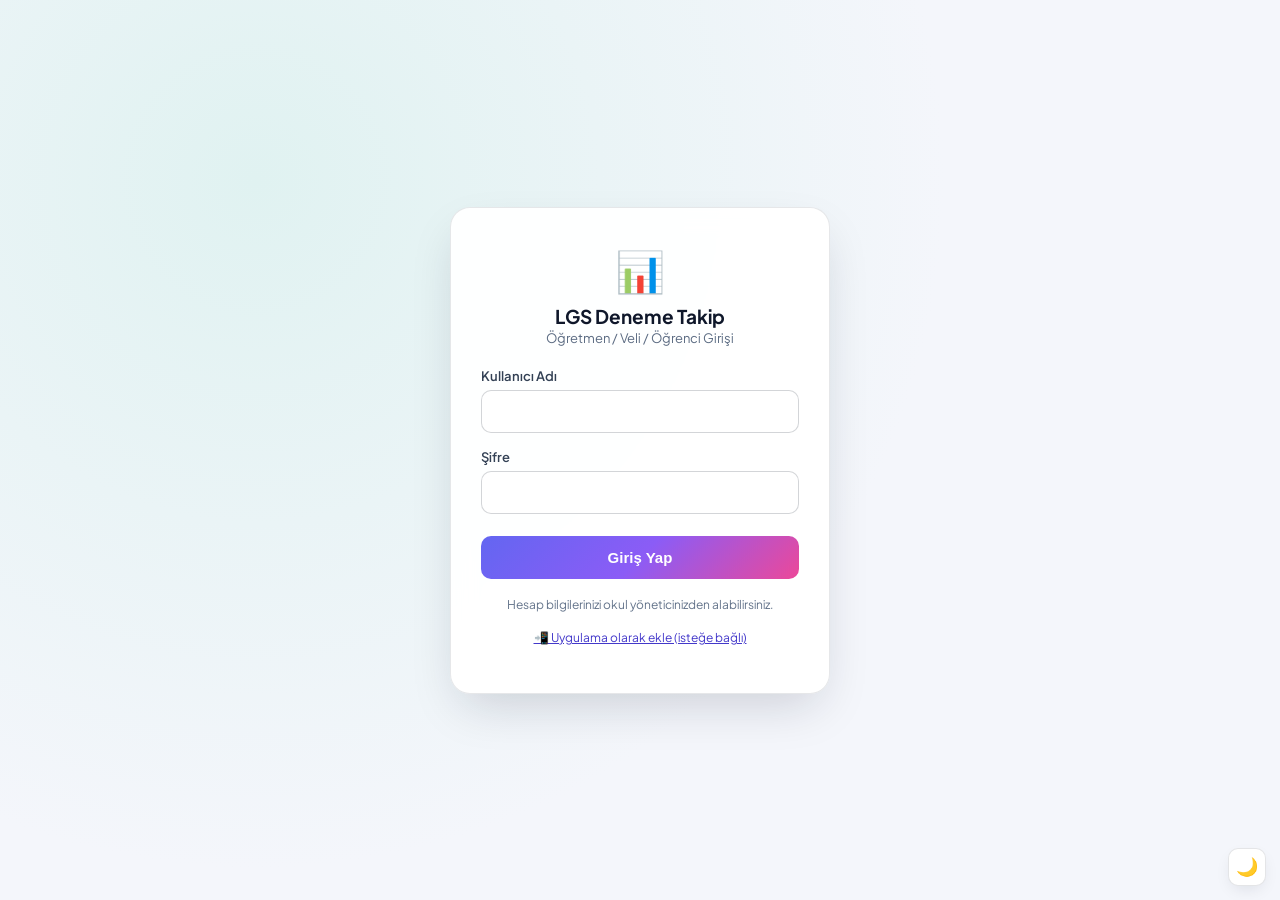
<file: login.html>
<!DOCTYPE html>
<html lang="tr">
<head>
  <meta charset="UTF-8">
  <meta name="viewport" content="width=device-width, initial-scale=1.0, viewport-fit=cover">
  <title>Giriş Yap - LGS Deneme Takip Sistemi</title>
  <link href="https://fonts.googleapis.com/css2?family=Plus+Jakarta+Sans:wght@400;500;600;700;800&display=swap" rel="stylesheet">
  <link rel="icon" type="image/svg+xml" href="icons/icon.svg">
  <style>
    * { box-sizing: border-box; }
    body {
      margin: 0; min-height: 100vh; display: flex; align-items: center; justify-content: center;
      background: radial-gradient(circle at 20% 20%, #1a1f3d 0%, #070913 55%);
      font-family: 'Plus Jakarta Sans', sans-serif; color: #f8fafc; padding: 20px;
    }
    .login-card {
      width: 100%; max-width: 380px; background: rgba(17,24,48,0.75); backdrop-filter: blur(12px);
      border: 1px solid rgba(255,255,255,0.09); border-radius: 20px; padding: 36px 30px;
      box-shadow: 0 20px 60px rgba(0,0,0,0.4);
    }
    .logo { text-align: center; margin-bottom: 22px; }
    .logo-icon { font-size: 40px; }
    .logo h1 { font-size: 19px; margin: 8px 0 2px; }
    .logo p { font-size: 13px; color: #94a3b8; margin: 0; }
    label { display: block; font-size: 13px; font-weight: 600; margin: 16px 0 6px; color: #cbd5e1; }
    input {
      width: 100%; padding: 12px 14px; border-radius: 10px; border: 1px solid rgba(255,255,255,0.09);
      background: rgba(13,18,38,0.85); color: #f8fafc; font-size: 15px; outline: none;
    }
    input:focus { border-color: #6366f1; }
    button {
      width: 100%; margin-top: 22px; padding: 13px; border: none; border-radius: 10px;
      background: linear-gradient(135deg, #6366f1 0%, #8b5cf6 50%, #ec4899 100%);
      color: #fff; font-size: 15px; font-weight: 700; cursor: pointer;
    }
    button:disabled { opacity: 0.6; cursor: not-allowed; }
    .error-box {
      display: none; margin-top: 14px; padding: 10px 12px; border-radius: 10px;
      background: rgba(244,63,94,0.15); border: 1px solid rgba(244,63,94,0.4);
      color: #fb7185; font-size: 13px;
    }
    .hint { text-align: center; margin-top: 18px; font-size: 12px; color: #64748b; }
  </style>
  <link rel="manifest" href="manifest.json">
  <meta name="theme-color" content="#070913">
  <meta name="mobile-web-app-capable" content="yes">
  <meta name="apple-mobile-web-app-capable" content="yes">
  <meta name="apple-mobile-web-app-status-bar-style" content="black-translucent">
  <meta name="apple-mobile-web-app-title" content="EduPusula">
  <link rel="apple-touch-icon" href="icons/icon-192.png">
  <link rel="stylesheet" href="css/platform.css">
  <link rel="stylesheet" href="css/theme-light.css">
  <script src="js/theme.js"></script>
  <script src="js/pwa.js" defer></script>
</head>
<body class="auth-page">
  <form class="login-card" id="login-form">
    <div class="logo">
      <div class="logo-icon">📊</div>
      <h1>LGS Deneme Takip</h1>
      <p>Öğretmen / Veli / Öğrenci Girişi</p>
    </div>

    <label for="username">Kullanıcı Adı</label>
    <input type="text" id="username" autocomplete="username" required>

    <label for="password">Şifre</label>
    <input type="password" id="password" autocomplete="current-password" required>

    <button type="submit" id="login-btn">Giriş Yap</button>
    <div class="error-box" id="error-box"></div>
    <p class="hint">Hesap bilgilerinizi okul yöneticinizden alabilirsiniz.</p>
    <p class="hint"><a href="#" onclick="EduInstallHelp && EduInstallHelp(); return false;" style="color:#a5b4fc">📲 Uygulama olarak ekle (isteğe bağlı)</a></p>
  </form>

  <script>
    const form = document.getElementById('login-form');
    const errorBox = document.getElementById('error-box');
    const btn = document.getElementById('login-btn');

    form.addEventListener('submit', async (e) => {
      e.preventDefault();
      errorBox.style.display = 'none';
      btn.disabled = true;
      btn.textContent = 'Giriş yapılıyor...';

      try {
        const res = await fetch('/api/login', {
          method: 'POST',
          headers: { 'Content-Type': 'application/json' },
          body: JSON.stringify({
            username: document.getElementById('username').value.trim(),
            password: document.getElementById('password').value,
          }),
        });
        const data = await res.json();
        if (!res.ok) throw new Error(data.error || 'Giriş başarısız.');

        if (data.mustChangePassword) window.location.replace('/sifre-degistir.html');
        else if (data.role === 'admin' || data.role === 'super_admin') window.location.replace('/');
        // Yetki devredilmis (delege) bir ogretmen: hesap ekleme/listeleme
        // icin admin SPA'sina gider (orada sadece "Kullanicilar" sayfasini
        // gorur) - normal /ogretmen.html'e giderse bu yetkiyi kullanamazdi.
        else if (data.role === 'teacher' && data.isDelegateAdmin) window.location.replace('/');
        else if (data.role === 'teacher') window.location.replace('/ogretmen.html');
        else if (data.role === 'parent') window.location.replace('/veli.html');
        else if (data.role === 'student') window.location.replace('/ogrenci.html');
        else window.location.replace('/');
      } catch (err) {
        errorBox.textContent = err.message;
        errorBox.style.display = 'block';
        btn.disabled = false;
        btn.textContent = 'Giriş Yap';
      }
    });
  </script>
</body>
</html>
</file>
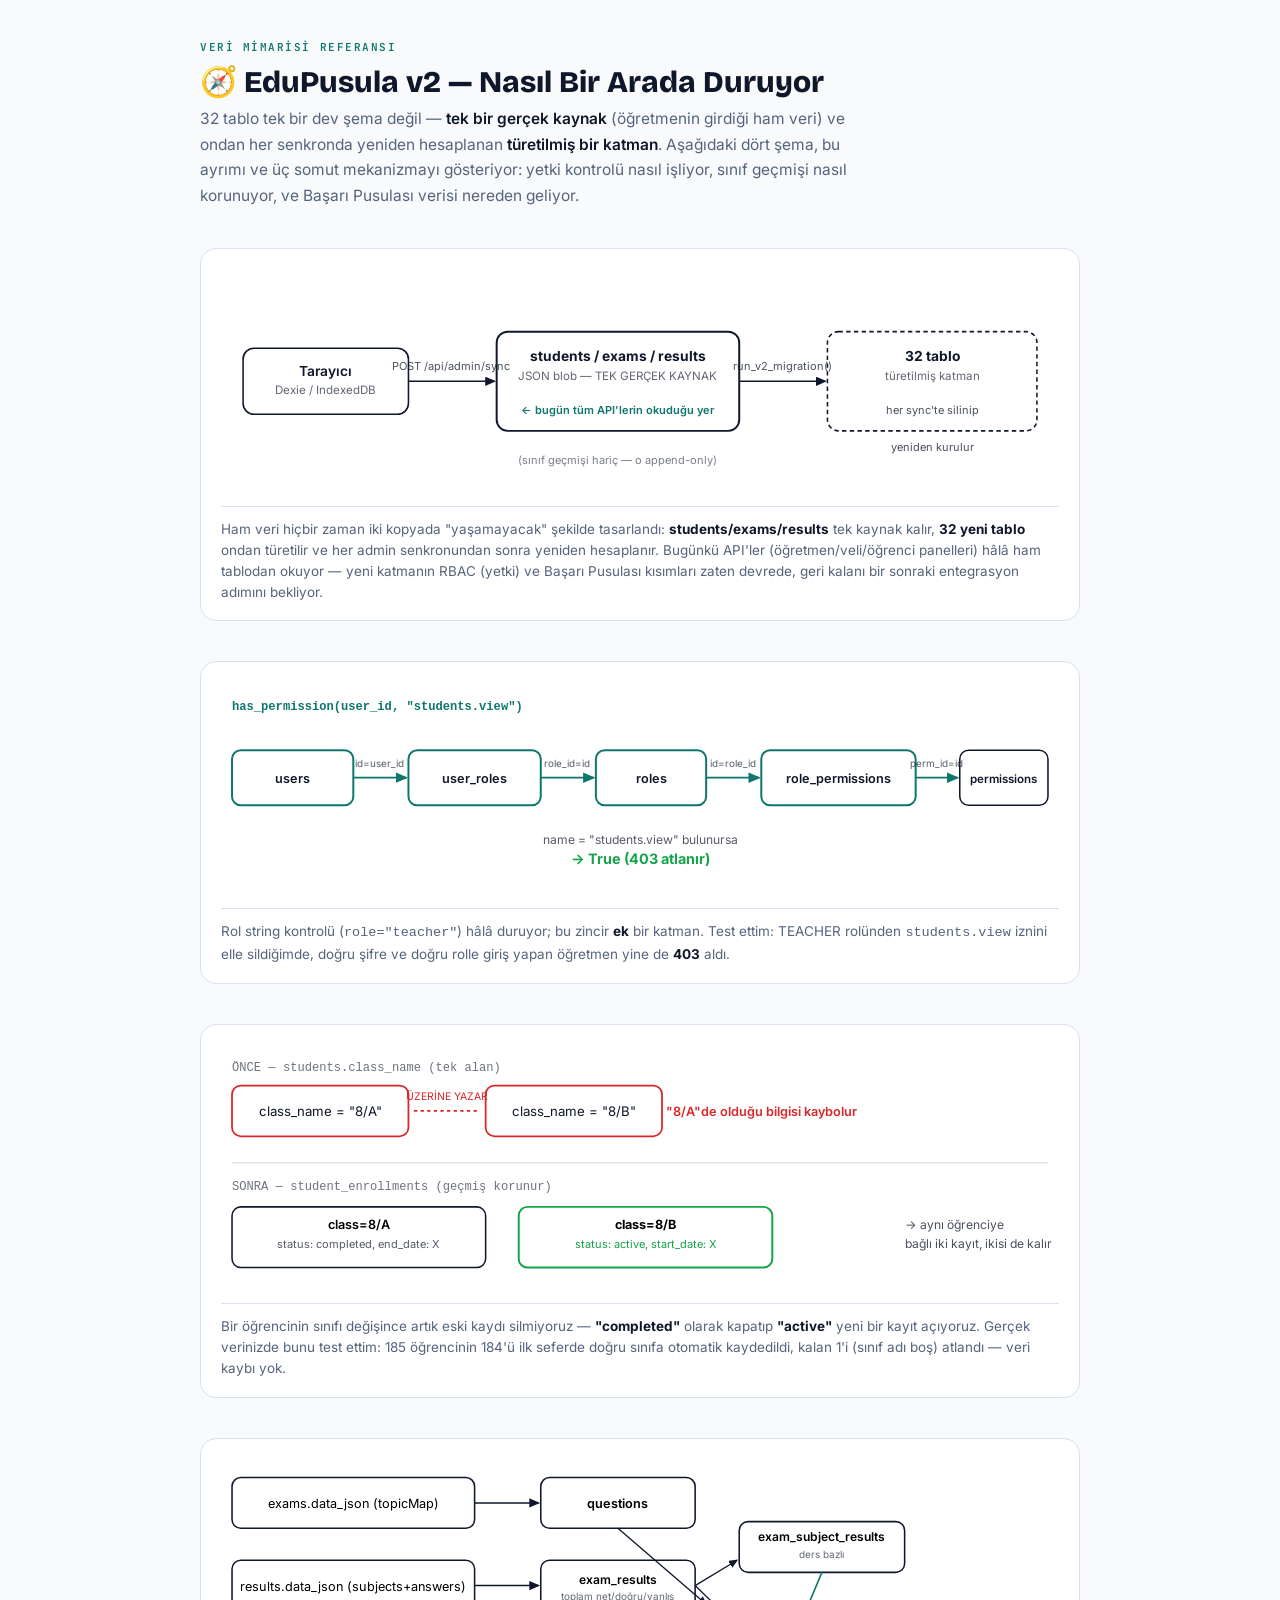
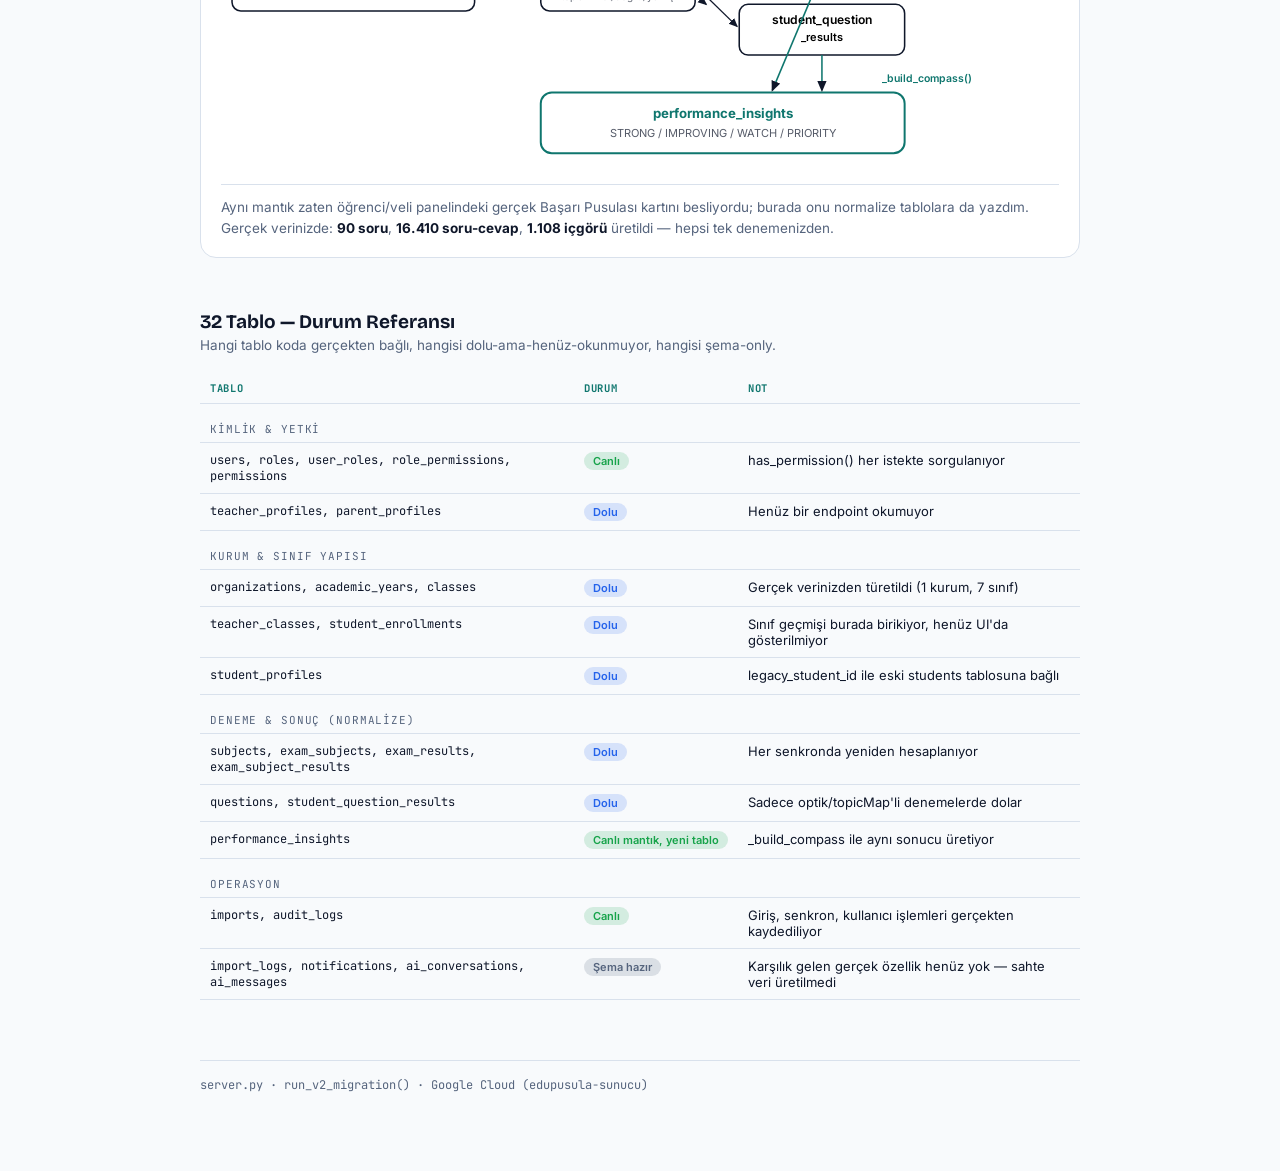
<file: marketing/veri-mimarisi-diyagrami.html>
<!DOCTYPE html>
<html lang="tr">
<head>
<meta charset="UTF-8">
<meta name="viewport" content="width=device-width, initial-scale=1.0">
<title>EduPusula Veri Mimarisi</title>
<link rel="preconnect" href="https://fonts.googleapis.com">
<link rel="preconnect" href="https://fonts.gstatic.com" crossorigin>
<link href="https://fonts.googleapis.com/css2?family=Bricolage+Grotesque:opsz,wght@12..96,500..800&family=Inter:wght@400;500;600;700&family=JetBrains+Mono:wght@500;600&display=swap" rel="stylesheet">
<style>
  :root {
    --bg: #F8FAFC; --surface: #FFFFFF; --surface-2: #F1F5F9;
    --text: #0F172A; --text-muted: #55647D; --border: #D9E1EC;
    --teal: #0F766E; --success: #16A34A; --sky: #2563EB; --amber: #B45309; --rose: #DC2626;
  }
  @media (prefers-color-scheme: dark) {
    :root:not([data-theme="light"]) {
      --bg: #0B1220; --surface: #16213A; --surface-2: #1E293B;
      --text: #F1F5F9; --text-muted: #94A3B8; --border: #2C3B54;
      --teal: #2DD4BF; --success: #22C55E; --sky: #60A5FA; --amber: #F59E0B; --rose: #F87171;
    }
  }
  :root[data-theme="dark"] {
    --bg: #0B1220; --surface: #16213A; --surface-2: #1E293B;
    --text: #F1F5F9; --text-muted: #94A3B8; --border: #2C3B54;
    --teal: #2DD4BF; --success: #22C55E; --sky: #60A5FA; --amber: #F59E0B; --rose: #F87171;
  }
  * { box-sizing: border-box; }
  body {
    background: var(--bg); color: var(--text);
    font-family: 'Inter', system-ui, sans-serif;
    margin: 0; padding: 40px 20px 80px;
  }
  .page { max-width: 880px; margin: 0 auto; }
  h1, h2, .font-display { font-family: 'Bricolage Grotesque', system-ui, sans-serif; text-wrap: balance; }
  h1 { font-size: 30px; font-weight: 800; margin: 0 0 6px; }
  .eyebrow {
    font-family: 'JetBrains Mono', monospace; font-size: 11px; font-weight: 600;
    letter-spacing: 0.14em; text-transform: uppercase; color: var(--teal); margin-bottom: 10px;
  }
  .lede { font-size: 15.5px; line-height: 1.65; color: var(--text-muted); max-width: 68ch; margin: 0 0 8px; }
  .lede b { color: var(--text); font-weight: 600; }
  figure { margin: 40px 0 6px; padding: 22px 20px 18px; background: var(--surface); border: 1px solid var(--border); border-radius: 16px; }
  figure svg { width: 100%; height: auto; display: block; }
  figcaption { margin-top: 14px; font-size: 13.5px; color: var(--text-muted); line-height: 1.55; border-top: 1px solid var(--border); padding-top: 12px; }
  figcaption b { color: var(--text); }
  section { margin-top: 52px; }
  section > h2 { font-size: 19px; font-weight: 700; margin: 0 0 4px; }
  section > p.sub { font-size: 13.5px; color: var(--text-muted); margin: 0 0 20px; }
  table { width: 100%; border-collapse: collapse; font-size: 13px; }
  th { text-align: left; font-family: 'JetBrains Mono', monospace; font-size: 10.5px; letter-spacing: 0.06em; text-transform: uppercase; color: var(--teal); padding: 8px 10px; border-bottom: 1px solid var(--border); }
  td { padding: 9px 10px; border-bottom: 1px solid var(--border); vertical-align: top; }
  td.mono { font-family: 'JetBrains Mono', monospace; font-size: 12px; }
  .pill { display: inline-block; font-size: 11px; font-weight: 600; padding: 2px 9px; border-radius: 999px; white-space: nowrap; }
  .pill.live { background: color-mix(in srgb, var(--success) 16%, transparent); color: var(--success); }
  .pill.populated { background: color-mix(in srgb, var(--sky) 16%, transparent); color: var(--sky); }
  .pill.schema { background: color-mix(in srgb, var(--text-muted) 18%, transparent); color: var(--text-muted); }
  .group-title { font-family: 'JetBrains Mono', monospace; font-size: 11px; letter-spacing: 0.08em; text-transform: uppercase; color: var(--text-muted); padding: 18px 10px 6px; }
  footer { margin-top: 60px; padding-top: 16px; border-top: 1px solid var(--border); font-size: 12px; color: var(--text-muted); font-family: 'JetBrains Mono', monospace; }
</style>
</head>
<body>
<div class="page">

  <div class="eyebrow">Veri mimarisi referansı</div>
  <h1>🧭 EduPusula v2 — Nasıl Bir Arada Duruyor</h1>
  <p class="lede">
    32 tablo tek bir dev şema değil — <b>tek bir gerçek kaynak</b> (öğretmenin girdiği ham veri)
    ve ondan her senkronda yeniden hesaplanan <b>türetilmiş bir katman</b>. Aşağıdaki dört şema,
    bu ayrımı ve üç somut mekanizmayı gösteriyor: yetki kontrolü nasıl işliyor, sınıf geçmişi nasıl
    korunuyor, ve Başarı Pusulası verisi nereden geliyor.
  </p>

  <!-- DİYAGRAM 1: KATMAN MİMARİSİ -->
  <figure>
    <svg viewBox="0 0 760 200" role="img" aria-label="Tarayıcıdan gelen veri önce ham JSON tablolara yazılır; normalize edilmiş 32 tablo bundan her senkronda yeniden hesaplanır; API'ler bugün hâlâ ham tablodan okur.">
      <defs>
        <marker id="arrow1" markerWidth="8" markerHeight="8" refX="6" refY="3" orient="auto">
          <polygon points="0,0 7,3 0,6" fill="currentColor"/>
        </marker>
      </defs>

      <rect x="20" y="70" width="150" height="60" rx="10" fill="none" stroke="currentColor" stroke-width="1.4"/>
      <text x="95" y="95" text-anchor="middle" font-size="12.5" font-weight="600" fill="currentColor">Tarayıcı</text>
      <text x="95" y="112" text-anchor="middle" font-size="10.5" fill="currentColor" opacity="0.65">Dexie / IndexedDB</text>

      <line x1="170" y1="100" x2="248" y2="100" stroke="currentColor" stroke-width="1.4" marker-end="url(#arrow1)"/>
      <text x="209" y="90" text-anchor="middle" font-size="10" fill="currentColor" opacity="0.75">POST /api/admin/sync</text>

      <rect x="250" y="55" width="220" height="90" rx="10" fill="none" stroke="currentColor" stroke-width="1.8"/>
      <text x="360" y="82" text-anchor="middle" font-size="12.5" font-weight="700" fill="currentColor">students / exams / results</text>
      <text x="360" y="99" text-anchor="middle" font-size="10.5" fill="currentColor" opacity="0.65">JSON blob — TEK GERÇEK KAYNAK</text>
      <text x="360" y="130" text-anchor="middle" font-size="10" fill="var(--teal)" font-weight="600">← bugün tüm API'lerin okuduğu yer</text>

      <line x1="470" y1="100" x2="548" y2="100" stroke="currentColor" stroke-width="1.4" marker-end="url(#arrow1)"/>
      <text x="509" y="90" text-anchor="middle" font-size="10" fill="currentColor" opacity="0.75">run_v2_migration()</text>

      <rect x="550" y="55" width="190" height="90" rx="10" fill="none" stroke-dasharray="4 3" stroke="currentColor" stroke-width="1.4"/>
      <text x="645" y="82" text-anchor="middle" font-size="12.5" font-weight="700" fill="currentColor">32 tablo</text>
      <text x="645" y="99" text-anchor="middle" font-size="10.5" fill="currentColor" opacity="0.65">türetilmiş katman</text>
      <text x="645" y="130" text-anchor="middle" font-size="10" fill="currentColor" opacity="0.75">her sync'te silinip</text>

      <text x="645" y="163" text-anchor="middle" font-size="10" fill="currentColor" opacity="0.75">yeniden kurulur</text>
      <text x="360" y="175" text-anchor="middle" font-size="10" fill="currentColor" opacity="0.55">(sınıf geçmişi hariç — o append-only)</text>
    </svg>
    <figcaption>
      Ham veri hiçbir zaman iki kopyada "yaşamayacak" şekilde tasarlandı: <b>students/exams/results</b>
      tek kaynak kalır, <b>32 yeni tablo</b> ondan türetilir ve her admin senkronundan sonra yeniden
      hesaplanır. Bugünkü API'ler (öğretmen/veli/öğrenci panelleri) hâlâ ham tablodan okuyor — yeni
      katmanın RBAC (yetki) ve Başarı Pusulası kısımları zaten devrede, geri kalanı bir sonraki
      entegrasyon adımını bekliyor.
    </figcaption>
  </figure>

  <!-- DİYAGRAM 2: RBAC ZİNCİRİ -->
  <figure>
    <svg viewBox="0 0 760 190" role="img" aria-label="has_permission fonksiyonu users, user_roles, roles, role_permissions, permissions tablolarını sırayla dolaşarak izni kontrol eder.">
      <defs>
        <marker id="arrow2" markerWidth="8" markerHeight="8" refX="6" refY="3" orient="auto">
          <polygon points="0,0 7,3 0,6" fill="var(--teal)"/>
        </marker>
      </defs>

      <text x="10" y="24" font-size="11" font-family="monospace" fill="var(--teal)" font-weight="700">has_permission(user_id, "students.view")</text>

      <g font-size="11.5" fill="currentColor">
        <rect x="10" y="60" width="110" height="50" rx="8" fill="none" stroke="var(--teal)" stroke-width="1.8"/>
        <text x="65" y="90" text-anchor="middle" font-weight="600">users</text>

        <rect x="170" y="60" width="120" height="50" rx="8" fill="none" stroke="var(--teal)" stroke-width="1.8"/>
        <text x="230" y="90" text-anchor="middle" font-weight="600">user_roles</text>

        <rect x="340" y="60" width="100" height="50" rx="8" fill="none" stroke="var(--teal)" stroke-width="1.8"/>
        <text x="390" y="90" text-anchor="middle" font-weight="600">roles</text>

        <rect x="490" y="60" width="140" height="50" rx="8" fill="none" stroke="var(--teal)" stroke-width="1.8"/>
        <text x="560" y="90" text-anchor="middle" font-weight="600">role_permissions</text>

        <rect x="670" y="60" width="80" height="50" rx="8" fill="none" stroke="currentColor" stroke-width="1.4"/>
        <text x="710" y="90" text-anchor="middle" font-weight="600" font-size="10.5">permissions</text>
      </g>

      <line x1="120" y1="85" x2="168" y2="85" stroke="var(--teal)" stroke-width="1.6" marker-end="url(#arrow2)"/>
      <text x="144" y="75" text-anchor="middle" font-size="9" fill="currentColor" opacity="0.7">id=user_id</text>

      <line x1="290" y1="85" x2="338" y2="85" stroke="var(--teal)" stroke-width="1.6" marker-end="url(#arrow2)"/>
      <text x="314" y="75" text-anchor="middle" font-size="9" fill="currentColor" opacity="0.7">role_id=id</text>

      <line x1="440" y1="85" x2="488" y2="85" stroke="var(--teal)" stroke-width="1.6" marker-end="url(#arrow2)"/>
      <text x="464" y="75" text-anchor="middle" font-size="9" fill="currentColor" opacity="0.7">id=role_id</text>

      <line x1="630" y1="85" x2="668" y2="85" stroke="var(--teal)" stroke-width="1.6" marker-end="url(#arrow2)"/>
      <text x="649" y="75" text-anchor="middle" font-size="9" fill="currentColor" opacity="0.7">perm_id=id</text>

      <text x="380" y="145" text-anchor="middle" font-size="11" fill="currentColor" opacity="0.7">name = "students.view" bulunursa</text>
      <text x="380" y="163" text-anchor="middle" font-size="13" font-weight="700" fill="var(--success)">→ True (403 atlanır)</text>
    </svg>
    <figcaption>
      Rol string kontrolü (<span class="mono" style="font-family:monospace">role="teacher"</span>) hâlâ duruyor;
      bu zincir <b>ek</b> bir katman. Test ettim: TEACHER rolünden <span style="font-family:monospace">students.view</span>
      iznini elle sildiğimde, doğru şifre ve doğru rolle giriş yapan öğretmen yine de <b>403</b> aldı.
    </figcaption>
  </figure>

  <!-- DİYAGRAM 3: SINIF GEÇMİŞİ - ÖNCE/SONRA -->
  <figure>
    <svg viewBox="0 0 760 220" role="img" aria-label="Önce: sınıf değişince eski değer üzerine yazılıp kaybolur. Sonra: eski kayıt tamamlandı olarak kapatılır, yeni kayıt açılır, geçmiş kalır.">
      <text x="10" y="22" font-size="11" font-family="monospace" fill="currentColor" opacity="0.6">ÖNCE — students.class_name (tek alan)</text>
      <rect x="10" y="35" width="160" height="46" rx="8" fill="none" stroke="var(--rose)" stroke-width="1.6"/>
      <text x="90" y="63" text-anchor="middle" font-size="12" fill="currentColor">class_name = "8/A"</text>
      <line x1="175" y1="58" x2="235" y2="58" stroke="var(--rose)" stroke-width="1.6" stroke-dasharray="3 3"/>
      <text x="205" y="48" text-anchor="middle" font-size="9.5" fill="var(--rose)">ÜZERİNE YAZAR</text>
      <rect x="240" y="35" width="160" height="46" rx="8" fill="none" stroke="var(--rose)" stroke-width="1.6"/>
      <text x="320" y="63" text-anchor="middle" font-size="12" fill="currentColor">class_name = "8/B"</text>
      <text x="490" y="63" text-anchor="middle" font-size="11.5" fill="var(--rose)" font-weight="600">"8/A"de olduğu bilgisi kaybolur</text>

      <line x1="10" y1="105" x2="750" y2="105" stroke="currentColor" stroke-width="0.6" opacity="0.25"/>

      <text x="10" y="130" font-size="11" font-family="monospace" fill="currentColor" opacity="0.6">SONRA — student_enrollments (geçmiş korunur)</text>

      <rect x="10" y="145" width="230" height="55" rx="8" fill="none" stroke="currentColor" stroke-width="1.4"/>
      <text x="125" y="165" text-anchor="middle" font-size="11.5" font-weight="600">class=8/A</text>
      <text x="125" y="182" text-anchor="middle" font-size="10" fill="currentColor" opacity="0.7">status: completed, end_date: X</text>

      <rect x="270" y="145" width="230" height="55" rx="8" fill="none" stroke="var(--success)" stroke-width="1.8"/>
      <text x="385" y="165" text-anchor="middle" font-size="11.5" font-weight="700">class=8/B</text>
      <text x="385" y="182" text-anchor="middle" font-size="10" fill="var(--success)">status: active, start_date: X</text>

      <text x="620" y="165" font-size="11" fill="currentColor" opacity="0.75">→ aynı öğrenciye</text>
      <text x="620" y="182" font-size="11" fill="currentColor" opacity="0.75">bağlı iki kayıt, ikisi de kalır</text>
    </svg>
    <figcaption>
      Bir öğrencinin sınıfı değişince artık eski kaydı silmiyoruz — <b>"completed"</b> olarak kapatıp
      <b>"active"</b> yeni bir kayıt açıyoruz. Gerçek verinizde bunu test ettim: 185 öğrencinin 184'ü
      ilk seferde doğru sınıfa otomatik kaydedildi, kalan 1'i (sınıf adı boş) atlandı — veri kaybı yok.
    </figcaption>
  </figure>

  <!-- DİYAGRAM 4: BAŞARI PUSULASI TÜRETME HATTI -->
  <figure>
    <svg viewBox="0 0 760 280" role="img" aria-label="Ham deneme ve sonuç verisi, sırasıyla soru, sınav sonucu, ders bazlı sonuç ve soru bazlı sonuç tablolarına ayrıştırılır; bunlar Başarı Pusulası içgörülerini besler.">
      <defs>
        <marker id="arrow4" markerWidth="8" markerHeight="8" refX="6" refY="3" orient="auto">
          <polygon points="0,0 7,3 0,6" fill="currentColor"/>
        </marker>
      </defs>

      <rect x="10" y="15" width="220" height="46" rx="8" fill="none" stroke="currentColor" stroke-width="1.4"/>
      <text x="120" y="43" text-anchor="middle" font-size="11.5">exams.data_json (topicMap)</text>

      <rect x="10" y="90" width="220" height="46" rx="8" fill="none" stroke="currentColor" stroke-width="1.4"/>
      <text x="120" y="118" text-anchor="middle" font-size="11.5">results.data_json (subjects+answers)</text>

      <rect x="290" y="15" width="140" height="46" rx="8" fill="none" stroke="currentColor" stroke-width="1.4"/>
      <text x="360" y="43" text-anchor="middle" font-size="11.5" font-weight="600">questions</text>

      <rect x="290" y="90" width="140" height="46" rx="8" fill="none" stroke="currentColor" stroke-width="1.4"/>
      <text x="360" y="112" text-anchor="middle" font-size="11" font-weight="600">exam_results</text>
      <text x="360" y="126" text-anchor="middle" font-size="9" fill="currentColor" opacity="0.65">toplam net/doğru/yanlış</text>

      <rect x="470" y="55" width="150" height="46" rx="8" fill="none" stroke="currentColor" stroke-width="1.4"/>
      <text x="545" y="73" text-anchor="middle" font-size="11" font-weight="600">exam_subject_results</text>
      <text x="545" y="88" text-anchor="middle" font-size="9" fill="currentColor" opacity="0.65">ders bazlı</text>

      <rect x="470" y="130" width="150" height="46" rx="8" fill="none" stroke="currentColor" stroke-width="1.4"/>
      <text x="545" y="148" text-anchor="middle" font-size="11" font-weight="600">student_question</text>
      <text x="545" y="163" text-anchor="middle" font-size="10" font-weight="600">_results</text>

      <rect x="290" y="210" width="330" height="55" rx="10" fill="none" stroke="var(--teal)" stroke-width="1.8"/>
      <text x="455" y="233" text-anchor="middle" font-size="12" font-weight="700" fill="var(--teal)">performance_insights</text>
      <text x="455" y="250" text-anchor="middle" font-size="10" fill="currentColor" opacity="0.7">STRONG / IMPROVING / WATCH / PRIORITY</text>

      <line x1="230" y1="38" x2="288" y2="38" stroke="currentColor" stroke-width="1.4" marker-end="url(#arrow4)"/>
      <line x1="230" y1="113" x2="288" y2="113" stroke="currentColor" stroke-width="1.4" marker-end="url(#arrow4)"/>
      <line x1="430" y1="113" x2="468" y2="90" stroke="currentColor" stroke-width="1.2" marker-end="url(#arrow4)"/>
      <line x1="360" y1="61" x2="440" y2="130" stroke="currentColor" stroke-width="1.2" marker-end="url(#arrow4)"/>
      <line x1="430" y1="113" x2="468" y2="150" stroke="currentColor" stroke-width="1.2" marker-end="url(#arrow4)"/>

      <line x1="545" y1="101" x2="500" y2="208" stroke="var(--teal)" stroke-width="1.4" marker-end="url(#arrow4)"/>
      <line x1="545" y1="176" x2="545" y2="208" stroke="var(--teal)" stroke-width="1.4" marker-end="url(#arrow4)"/>
      <text x="640" y="200" text-anchor="middle" font-size="9.5" fill="var(--teal)" font-weight="600">_build_compass()</text>
    </svg>
    <figcaption>
      Aynı mantık zaten öğrenci/veli panelindeki gerçek Başarı Pusulası kartını besliyordu; burada onu
      normalize tablolara da yazdım. Gerçek verinizde: <b>90 soru</b>, <b>16.410 soru-cevap</b>,
      <b>1.108 içgörü</b> üretildi — hepsi tek denemenizden.
    </figcaption>
  </figure>

  <!-- TABLO REFERANSI -->
  <section>
    <h2>32 Tablo — Durum Referansı</h2>
    <p class="sub">Hangi tablo koda gerçekten bağlı, hangisi dolu-ama-henüz-okunmuyor, hangisi şema-only.</p>
    <table>
      <tr><th>Tablo</th><th>Durum</th><th>Not</th></tr>

      <tr><td class="group-title" colspan="3">Kimlik & Yetki</td></tr>
      <tr><td class="mono">users, roles, user_roles, role_permissions, permissions</td><td><span class="pill live">Canlı</span></td><td>has_permission() her istekte sorgulanıyor</td></tr>
      <tr><td class="mono">teacher_profiles, parent_profiles</td><td><span class="pill populated">Dolu</span></td><td>Henüz bir endpoint okumuyor</td></tr>

      <tr><td class="group-title" colspan="3">Kurum & Sınıf Yapısı</td></tr>
      <tr><td class="mono">organizations, academic_years, classes</td><td><span class="pill populated">Dolu</span></td><td>Gerçek verinizden türetildi (1 kurum, 7 sınıf)</td></tr>
      <tr><td class="mono">teacher_classes, student_enrollments</td><td><span class="pill populated">Dolu</span></td><td>Sınıf geçmişi burada birikiyor, henüz UI'da gösterilmiyor</td></tr>
      <tr><td class="mono">student_profiles</td><td><span class="pill populated">Dolu</span></td><td>legacy_student_id ile eski students tablosuna bağlı</td></tr>

      <tr><td class="group-title" colspan="3">Deneme & Sonuç (normalize)</td></tr>
      <tr><td class="mono">subjects, exam_subjects, exam_results, exam_subject_results</td><td><span class="pill populated">Dolu</span></td><td>Her senkronda yeniden hesaplanıyor</td></tr>
      <tr><td class="mono">questions, student_question_results</td><td><span class="pill populated">Dolu</span></td><td>Sadece optik/topicMap'li denemelerde dolar</td></tr>
      <tr><td class="mono">performance_insights</td><td><span class="pill live">Canlı mantık, yeni tablo</span></td><td>_build_compass ile aynı sonucu üretiyor</td></tr>

      <tr><td class="group-title" colspan="3">Operasyon</td></tr>
      <tr><td class="mono">imports, audit_logs</td><td><span class="pill live">Canlı</span></td><td>Giriş, senkron, kullanıcı işlemleri gerçekten kaydediliyor</td></tr>
      <tr><td class="mono">import_logs, notifications, ai_conversations, ai_messages</td><td><span class="pill schema">Şema hazır</span></td><td>Karşılık gelen gerçek özellik henüz yok — sahte veri üretilmedi</td></tr>
    </table>
  </section>

  <footer>server.py · run_v2_migration() · Google Cloud (edupusula-sunucu)</footer>
</div>
</body>
</html>
</file>
<file: css/platform.css>
/* ============================================================
   Platformlar arası uyumluluk katmanı (iOS Safari/PWA, Android, masaüstü)
   - Yalnızca EK kurallar; mevcut tasarımı değiştirmez.
   ============================================================ */

html { -webkit-text-size-adjust: 100%; text-size-adjust: 100%; }
img, video, canvas, svg { max-width: 100%; }
.table-wrapper, .ranked-table-wrapper { overflow-x: auto; -webkit-overflow-scrolling: touch; }

/* ---- Çentik / Dynamic Island / ana ekran çubuğu (safe-area) ---- */
@supports (padding: env(safe-area-inset-top)) {
  body {
    padding-left: env(safe-area-inset-left);
    padding-right: env(safe-area-inset-right);
  }
  .header {
    padding-top: env(safe-area-inset-top);
    height: calc(var(--header-height, 64px) + env(safe-area-inset-top));
  }
  .sidebar {
    padding-top: env(safe-area-inset-top);
  }
  .toast-container, #toast-container {
    top: calc(12px + env(safe-area-inset-top));
  }
}

/* ---- Dokunmatik cihazlar ---- */
@media (pointer: coarse) {
  /* iOS, 16px'ten küçük inputa odaklanınca sayfayı yakınlaştırır */
  input:not([type="checkbox"]):not([type="radio"]), select, textarea { font-size: 16px; }
  /* Dokunma hedefi >= 44px (Apple HIG / WCAG 2.5.5) */
  .btn, .btn-sm, button.btn-detail-sm, .filter-pill, .nav-item, .mobile-nav-item,
  .modal-close, .tab-btn {
    min-height: 44px;
  }
  .btn-sm, button.btn-detail-sm, .filter-pill { min-width: 44px; padding-top: 10px; padding-bottom: 10px; }
  input[type="checkbox"], input[type="radio"] { width: 22px; height: 22px; }
  #omr-scan-close { width: 44px !important; height: 44px !important; }
  #omr-scan-overlay button { min-height: 44px; }
  /* Hover'a bağlı gizli öğeler dokunmada takılı kalmasın */
  * { -webkit-tap-highlight-color: rgba(99, 102, 241, 0.15); }
}

/* ---- Küçük ekranlar ---- */
@media (max-width: 768px) {
  .modal { width: 96%; max-height: 92vh; max-height: 92dvh; }
  .modal-body { -webkit-overflow-scrolling: touch; }
  /* Klavye açıkken alttaki butonlar erişilebilir kalsın */
  .modal-footer { position: sticky; bottom: 0; background: inherit; }
  table { font-size: 13px; }
  .page-content { overflow-x: hidden; }
}

/* ---- Tam ekran kamera katmanı: dinamik viewport + safe-area ---- */
#omr-scan-overlay {
  height: 100vh; height: 100dvh;
  padding-top: env(safe-area-inset-top);
  padding-bottom: env(safe-area-inset-bottom);
}

/* ---- Çevrimdışı şeridi / kalıcı uyarılar (js/pwa.js) ---- */
#edu-offline-bar {
  position: fixed; left: 0; right: 0; top: 0; z-index: 2147483000; display: none;
  background: #b45309; color: #fff; text-align: center; font: 600 13px/1.4 system-ui, sans-serif;
  padding: calc(6px + env(safe-area-inset-top)) 12px 6px;
}
#edu-offline-bar.on { display: block; }
.edu-toast {
  position: fixed; left: 50%; transform: translateX(-50%); bottom: calc(80px + env(safe-area-inset-bottom));
  max-width: min(92vw, 460px); background: #111827; color: #fff; border: 1px solid #374151; border-radius: 12px;
  padding: 12px 14px; font: 500 14px/1.45 system-ui, sans-serif; z-index: 2147483001; box-shadow: 0 8px 30px rgba(0,0,0,.5);
  display: flex; gap: 10px; align-items: center;
}
.edu-toast button { background: #6366f1; color: #fff; border: 0; border-radius: 8px; padding: 8px 12px; font-weight: 700; min-height: 36px; }
</file>
<file: css/theme-light.css>
/* ============================================================
   Aydınlık tema (2026-11-06) - VARSAYILAN tema.
   ------------------------------------------------------------
   Uygulamanın asıl tasarımı karanlık (css/style.css :root). Bu dosya
   html[data-theme="light"] altında (1) renk değişkenlerini aydınlık
   karşılıklarına eşler, (2) CSS/JS içinde SABİT yazılmış koyu renkleri
   ezer. js/theme.js temayı sayfa çizilmeden uygular; seçim cihazda
   localStorage 'edu_theme' olarak hatırlanır.
   Her sayfada platform.css'ten SONRA yüklenir (en son söz bu dosyada).
   Kamera optik okuma ekranı (#omr-scan-overlay) bilerek karanlık kalır.
   ============================================================ */

html[data-theme="light"] {
  color-scheme: light;

  --bg-primary: #f4f6fb;
  --bg-secondary: #ffffff;
  --bg-card: rgba(255, 255, 255, 0.94);
  --bg-card-hover: #ffffff;
  --bg-glass: rgba(15, 23, 42, 0.035);
  --bg-glass-border: rgba(15, 23, 42, 0.11);
  --bg-glass-border-hover: rgba(15, 118, 110, 0.45);
  --bg-input: #ffffff;

  --text-primary: #0f172a;
  --text-secondary: #334155;
  --text-muted: #5b6b82;
  --text-accent: #0369a1;

  /* Marka teal'i beyaz zeminde yazı olarak zayıf kalıyor (kontrast 2.5) -
     yazı/ikon olarak kullanılan "light" tonlar koyulaştırıldı; dolgu
     gradyanları (beyaz yazılı butonlar) aynı kalır. */
  --accent-primary: #0d9488;
  --accent-primary-light: #0f766e;
  --accent-cyan: #0e7490;

  --success-light: #047857;
  --success-bg: rgba(16, 185, 129, 0.12);
  --warning-light: #b45309;
  --warning-bg: rgba(245, 158, 11, 0.14);
  --danger-light: #be123c;
  --danger-bg: rgba(244, 63, 94, 0.10);
  --info-light: #0369a1;
  --info-bg: rgba(14, 165, 233, 0.12);
  --ai-purple-light: #0f766e;
  --ai-purple-bg: rgba(20, 184, 166, 0.12);

  --shadow-sm: 0 1px 3px rgba(15, 23, 42, 0.08);
  --shadow-md: 0 6px 18px -6px rgba(15, 23, 42, 0.14);
  --shadow-lg: 0 14px 36px -10px rgba(15, 23, 42, 0.18);
  --shadow-glow: 0 6px 20px -8px rgba(13, 148, 136, 0.35);
  --shadow-glow-pink: 0 6px 20px -8px rgba(13, 148, 136, 0.35);
  --shadow-glow-cyan: 0 6px 20px -8px rgba(6, 182, 212, 0.3);
  --shadow-glow-success: 0 6px 20px -8px rgba(16, 185, 129, 0.35);
  --shadow-glow-danger: 0 6px 20px -8px rgba(244, 63, 94, 0.35);

  /* ogrenci.css marka camı */
  --ep-glass: rgba(15, 23, 42, 0.04);
  --ep-glass-b: rgba(15, 23, 42, 0.10);
  --ep-light: #0f172a;
}

/* ---- Gövde / arka plan ---- */
html[data-theme="light"] body { background: var(--bg-primary); color: var(--text-primary); }
html[data-theme="light"] body::before { opacity: 0.45; }
html[data-theme="light"] body::after { background-image: radial-gradient(rgba(15, 23, 42, 0.05) 1px, transparent 1px); }
html[data-theme="light"] ::-webkit-scrollbar-track { background: #e8ecf3; }
html[data-theme="light"] a:hover { text-shadow: none; }

/* ---- Tema düğmesi ---- */
.edu-theme-toggle {
  background: var(--bg-glass);
  border: 1px solid var(--bg-glass-border);
  color: var(--text-primary);
  border-radius: 10px;
  width: 38px; height: 38px;
  font-size: 18px; line-height: 1;
  display: inline-flex; align-items: center; justify-content: center;
  cursor: pointer; flex-shrink: 0;
}
.edu-theme-toggle:hover { border-color: var(--bg-glass-border-hover); }
.edu-theme-toggle--float {
  position: fixed; right: 14px; bottom: calc(14px + env(safe-area-inset-bottom, 0px));
  z-index: 9000; box-shadow: var(--shadow-md); background: var(--bg-secondary);
}

/* ============================================================
   Sabit koyu renk düzeltmeleri (otomatik kontrast taramasıyla bulundu)
   ============================================================ */
/* ---- Kabuk: sidebar / header / alt menü ---- */
html[data-theme="light"] .sidebar { background: rgba(255, 255, 255, 0.92); border-right-color: var(--bg-glass-border); }
html[data-theme="light"] .header { background: rgba(255, 255, 255, 0.85); border-bottom-color: var(--bg-glass-border); }
html[data-theme="light"] .mobile-bottom-nav { background: rgba(255, 255, 255, 0.96); border-top-color: var(--bg-glass-border); }
html[data-theme="light"] .tabs,
html[data-theme="light"] #page-student-detail .detail-tabs-bar { background: rgba(255, 255, 255, 0.9); }
html[data-theme="light"] ::-webkit-scrollbar-track { background: #e8ecf3; }

html[data-theme="light"] .nav-item:hover,
html[data-theme="light"] .menu-toggle:hover,
html[data-theme="light"] .tab-btn:hover,
html[data-theme="light"] .modal-close:hover,
html[data-theme="light"] .toast .toast-close:hover,
html[data-theme="light"] .filter-pill:hover,
html[data-theme="light"] .view-toggle-btn:hover,
html[data-theme="light"] .detail-tab-btn:hover,
html[data-theme="light"] .detail-tab-btn.active,
html[data-theme="light"] .btn-print:hover { color: var(--text-primary); }

/* ---- Kartlar / paneller ---- */
html[data-theme="light"] .card,
html[data-theme="light"] .stat-card,
html[data-theme="light"] .profile-header,
html[data-theme="light"] .ep-card,
html[data-theme="light"] .hero-metric-tile,
html[data-theme="light"] .km-attempt {
  background: var(--bg-card);
  border-color: var(--bg-glass-border);
  box-shadow: var(--shadow-sm);
}
html[data-theme="light"] .card:hover,
html[data-theme="light"] .stat-card:hover { background: var(--bg-card-hover); box-shadow: var(--shadow-md); }

html[data-theme="light"] .alert-card.alert-critical { background: linear-gradient(90deg, rgba(244, 63, 94, 0.10) 0%, #ffffff 100%); }
html[data-theme="light"] .alert-card.alert-warning  { background: linear-gradient(90deg, rgba(245, 158, 11, 0.12) 0%, #ffffff 100%); }
html[data-theme="light"] .alert-card.alert-success  { background: linear-gradient(90deg, rgba(16, 185, 129, 0.10) 0%, #ffffff 100%); }
html[data-theme="light"] .alert-card.alert-info     { background: linear-gradient(90deg, rgba(14, 165, 233, 0.10) 0%, #ffffff 100%); }
html[data-theme="light"] .priority-card.priority-critical { background: linear-gradient(135deg, rgba(244, 63, 94, 0.10) 0%, #ffffff 100%); }
html[data-theme="light"] .priority-card.priority-warning  { background: linear-gradient(135deg, rgba(245, 158, 11, 0.12) 0%, #ffffff 100%); }
html[data-theme="light"] .priority-card.priority-success  { background: linear-gradient(135deg, rgba(16, 185, 129, 0.10) 0%, #ffffff 100%); }
html[data-theme="light"] .ai-comment-box { background: linear-gradient(135deg, rgba(20, 184, 166, 0.10) 0%, #ffffff 100%); }

html[data-theme="light"] .ep-hero { background: linear-gradient(135deg, rgba(59, 130, 246, 0.12) 0%, rgba(20, 184, 166, 0.10) 45%, #ffffff 100%); }
html[data-theme="light"] .modal-student-hero { background: linear-gradient(135deg, rgba(20, 184, 166, 0.12), rgba(59, 130, 246, 0.08) 60%, #ffffff); }
html[data-theme="light"] .ep-compass-score-wrap { background: #ffffff; border-color: var(--bg-glass-border); }
html[data-theme="light"] .ep-compass-center,
html[data-theme="light"] .compass-pivot { background: #ffffff; box-shadow: 0 6px 16px -6px rgba(15, 23, 42, 0.25); }
html[data-theme="light"] .hero-badge-pill { background: rgba(15, 23, 42, 0.06); }

/* ---- Tablolar ---- */
html[data-theme="light"] .table-wrapper,
html[data-theme="light"] .ranked-table-wrapper,
html[data-theme="light"] .preview-table-container { background: #ffffff; border-color: var(--bg-glass-border); }
html[data-theme="light"] thead th,
html[data-theme="light"] .preview-table-container thead th { background: #eef2f7; color: var(--text-secondary); }
html[data-theme="light"] tbody tr:hover { background: rgba(15, 23, 42, 0.03); }

/* ---- Form alanları ---- */
html[data-theme="light"] .form-input,
html[data-theme="light"] .form-select,
html[data-theme="light"] .form-control,
html[data-theme="light"] .filter-select,
html[data-theme="light"] .sort-select,
html[data-theme="light"] .header-search input,
html[data-theme="light"] .dashboard-search-input,
html[data-theme="light"] .student-search-box input {
  background: #ffffff;
  border-color: rgba(15, 23, 42, 0.18);
  color: var(--text-primary);
}
html[data-theme="light"] .form-input:focus,
html[data-theme="light"] .form-select:focus,
html[data-theme="light"] .form-control:focus,
html[data-theme="light"] .header-search input:focus { background: #ffffff; }
html[data-theme="light"] .form-select option,
html[data-theme="light"] select.form-control option,
html[data-theme="light"] select option { background: #ffffff; color: var(--text-primary); }
html[data-theme="light"] input::placeholder,
html[data-theme="light"] textarea::placeholder { color: #8391a7; }
html[data-theme="light"] .form-label,
html[data-theme="light"] .column-mapping .mapping-item label { color: var(--text-secondary); }

/* ---- Açılır listeler / modal / toast ---- */
html[data-theme="light"] .search-results-dropdown,
html[data-theme="light"] .dashboard-search-results { background: #ffffff; border-color: var(--bg-glass-border); box-shadow: var(--shadow-lg); }
html[data-theme="light"] .modal { background: #ffffff; border-color: var(--bg-glass-border); box-shadow: var(--shadow-lg); }
html[data-theme="light"] .modal-overlay { background: rgba(15, 23, 42, 0.45); }
html[data-theme="light"] .loading-overlay { background: rgba(244, 246, 251, 0.8); }
html[data-theme="light"] .sidebar-overlay { background: rgba(15, 23, 42, 0.4); }
html[data-theme="light"] .toast { background: #ffffff; border-color: var(--bg-glass-border); box-shadow: var(--shadow-lg); color: var(--text-primary); }

/* ---- Koyu zemin için beyaz yazılmış başlık/değerler ---- */
html[data-theme="light"] .profile-info h2,
html[data-theme="light"] .alert-card .alert-content h4,
html[data-theme="light"] .ep-streak-count,
html[data-theme="light"] .ep-pusi-answer b,
html[data-theme="light"] .ep-radar-ax-val,
html[data-theme="light"] .student-kpi-val,
html[data-theme="light"] .student-name-main,
html[data-theme="light"] .net-cell-badge,
html[data-theme="light"] .card-stat-item .val,
html[data-theme="light"] .hero-info h2,
html[data-theme="light"] .hero-badge-pill,
html[data-theme="light"] .hero-metric-tile .value { color: var(--text-primary); }
html[data-theme="light"] .km-choice-meta,
html[data-theme="light"] .km-subject-weak,
html[data-theme="light"] .status-badge.new,
html[data-theme="light"] .badge-pill,
html[data-theme="light"] .km-heat td.km-heat-name,
html[data-theme="light"] .km-choice-last::after { color: var(--text-secondary); }

/* Kamera optik okuma ekranı bilerek karanlık kalır */
html[data-theme="light"] #omr-scan-overlay { color-scheme: dark; }

/* ---- Giriş / kayıt / şifre sayfaları (kendi <style> blokları var) ---- */
html[data-theme="light"] body.auth-page {
  background: radial-gradient(circle at 20% 20%, #e0f2f1 0%, #f4f6fb 55%);
  color: var(--text-primary);
}
html[data-theme="light"] body.auth-page .login-card,
html[data-theme="light"] body.auth-page .card {
  background: rgba(255, 255, 255, 0.95);
  border-color: rgba(15, 23, 42, 0.10);
  box-shadow: 0 20px 50px -12px rgba(15, 23, 42, 0.18);
}
html[data-theme="light"] body.auth-page label { color: var(--text-secondary); }
html[data-theme="light"] body.auth-page .logo p,
html[data-theme="light"] body.auth-page p.sub { color: var(--text-muted); }
html[data-theme="light"] body.auth-page .hint,
html[data-theme="light"] body.auth-page small { color: #64748b; }
html[data-theme="light"] body.auth-page input,
html[data-theme="light"] body.auth-page select {
  background: #ffffff; color: var(--text-primary); border-color: rgba(15, 23, 42, 0.18);
}
html[data-theme="light"] body.auth-page .role-toggle button:not(.active) {
  background: #ffffff; color: var(--text-secondary); border-color: rgba(15, 23, 42, 0.18);
}
html[data-theme="light"] body.auth-page .error-box,
html[data-theme="light"] body.auth-page .err { color: #be123c; background: rgba(244, 63, 94, 0.08); }
html[data-theme="light"] body.auth-page .success-box { color: #047857; background: rgba(34, 197, 94, 0.10); }
html[data-theme="light"] body.auth-page a { color: #4338ca; }

/* ---- Gradyan (background-clip:text) başlıklar: koyu tema için beyaz→teal,
   aydınlıkta görünmüyordu ---- */
html[data-theme="light"] .page-title,
html[data-theme="light"] .stat-card .stat-value,
html[data-theme="light"] .modal-header h2 {
  background: linear-gradient(135deg, #0f172a 0%, #1e293b 70%, #0f766e 100%) !important;
  -webkit-background-clip: text !important; background-clip: text !important;
}
html[data-theme="light"] .sidebar-logo-text h1,
html[data-theme="light"] .ep-hero-name {
  background-image: linear-gradient(135deg, #0f172a 0%, #0f766e 60%, #0369a1 100%);
  -webkit-background-clip: text; background-clip: text;
}

/* ---- Menü ---- */
html[data-theme="light"] .nav-item.active { color: #0f172a; }
html[data-theme="light"] .nav-section-title { color: #64748b; }
html[data-theme="light"] .hint a { color: #4338ca !important; }

/* ---- Koyu tema pastel yazı renkleri → koyu karşılıkları
   (otomatik üretildi: css içinde color:#5eead4/#fb7185/... olan kurallar) ---- */
html[data-theme="light"] .stat-card .stat-icon.purple,
html[data-theme="light"] .btn-secondary,
html[data-theme="light"] .badge-purple,
html[data-theme="light"] .ep-pusi-btn,
html[data-theme="light"] .kpi-purple { color: #0f766e; }
html[data-theme="light"] .stat-card .stat-icon.green,
html[data-theme="light"] .kpi-green { color: #047857; }
html[data-theme="light"] .stat-card .stat-icon.blue { color: #0369a1; }
html[data-theme="light"] .stat-card .stat-icon.orange,
html[data-theme="light"] .rank-badge.rank-1 { color: #a16207; }
html[data-theme="light"] .stat-change.up,
html[data-theme="light"] .badge-success,
html[data-theme="light"] .subject-tag.fen,
html[data-theme="light"] .net-value.high,
html[data-theme="light"] .trend-arrow.up,
html[data-theme="light"] .sync-connected,
html[data-theme="light"] .sync-ok,
html[data-theme="light"] .ep-kpi-delta.up,
html[data-theme="light"] .ep-chart-badge.up,
html[data-theme="light"] .ep-score-delta.up,
html[data-theme="light"] .status-badge.rising,
html[data-theme="light"] .score-growth.up { color: #047857; }
html[data-theme="light"] .stat-change.down,
html[data-theme="light"] .badge-danger,
html[data-theme="light"] .subject-tag.turkce,
html[data-theme="light"] .score-growth.down,
html[data-theme="light"] .preview-row-error td,
html[data-theme="light"] .net-value.low,
html[data-theme="light"] .trend-arrow.down,
html[data-theme="light"] .sync-error,
html[data-theme="light"] .net-down { color: #be123c; }
html[data-theme="light"] thead th,
html[data-theme="light"] .form-label,
html[data-theme="light"] .column-mapping .mapping-item label,
html[data-theme="light"] .km-choice-meta,
html[data-theme="light"] .km-subject-weak,
html[data-theme="light"] .status-badge.new { color: #334155; }
html[data-theme="light"] .badge-warning,
html[data-theme="light"] .subject-tag.inkilap,
html[data-theme="light"] .net-value.medium,
html[data-theme="light"] .status-badge.fluctuating { color: #b45309; }
html[data-theme="light"] .badge-info { color: #0369a1; }
html[data-theme="light"] .rank-badge.rank-2 { color: #0f172a; }
html[data-theme="light"] .rank-badge.rank-3 { color: #c2410c; }
html[data-theme="light"] .subject-tag.matematik,
html[data-theme="light"] .sync-syncing,
html[data-theme="light"] .status-badge.stable { color: #1d4ed8; }
html[data-theme="light"] .subject-tag.din { color: #6d28d9; }
html[data-theme="light"] .subject-tag.ingilizce { color: #c2410c; }
html[data-theme="light"] .score-growth.up,
html[data-theme="light"] .km-d,
html[data-theme="light"] .km-q-D,
html[data-theme="light"] .net-up { color: #15803d; }
html[data-theme="light"] .mobile-nav-item.active,
html[data-theme="light"] .ep-pusi-label,
html[data-theme="light"] .ep-net-badge,
html[data-theme="light"] .ep-class-avg,
html[data-theme="light"] .score-number { color: #0f766e; }
html[data-theme="light"] .ep-kpi-delta.down,
html[data-theme="light"] .ep-chart-badge.down,
html[data-theme="light"] .ep-score-delta.down,
html[data-theme="light"] .km-down,
html[data-theme="light"] .km-focus-rank,
html[data-theme="light"] .km-y,
html[data-theme="light"] .km-q-Y,
html[data-theme="light"] .status-badge.attention { color: #b91c1c; }
html[data-theme="light"] .ep-pusi-answer { color: #0f766e; }
html[data-theme="light"] .ep-filter-btn.active,
html[data-theme="light"] .ep-section-badge,
html[data-theme="light"] .ep-class-mine,
html[data-theme="light"] .kpi-blue { color: #1d4ed8; }
html[data-theme="light"] .km-choice-last::after,
html[data-theme="light"] .km-heat td.km-heat-name,
html[data-theme="light"] .badge-pill { color: #1e293b; }
html[data-theme="light"] .kpi-orange { color: #b45309; }
html[data-theme="light"] .kpi-rose { color: #be123c; }

/* Ders etiketleri: renk JS'te ders rengiyle satır içi veriliyor (js/ui.js) -
   pastel ders renkleri beyaz zeminde soluk; tek kuralla koyulaştır. */
html[data-theme="light"] .subject-tag[style] { filter: brightness(0.68) saturate(1.4); }
html[data-theme="light"] .sync-offline { color: #475569; }
html[data-theme="light"] .ep-hero-greeting { color: #0f766e; }
html[data-theme="light"] .sidebar { box-shadow: 4px 0 24px rgba(15, 23, 42, 0.10); }
html[data-theme="light"] .sidebar:not(.open):not(.active) { box-shadow: none; }

/* ---- Öğrenci paneli: seçim kartı özetleri / soru kutucukları (2026-11-06) ---- */
html[data-theme="light"] .cc-delta.up,
html[data-theme="light"] .qd-D, html[data-theme="light"] .qd-legend i.qd-D,
html[data-theme="light"] .qd-st-D { color: #15803d; }
html[data-theme="light"] .cc-delta.down,
html[data-theme="light"] .qd-Y, html[data-theme="light"] .qd-legend i.qd-Y,
html[data-theme="light"] .qd-st-Y { color: #b91c1c; }
html[data-theme="light"] .qd-B, html[data-theme="light"] .qd-st-B,
html[data-theme="light"] .qd-st-N { color: #475569; }
html[data-theme="light"] .cc-badge-gold,
html[data-theme="light"] .gs-repeat-n { color: #b45309; }
html[data-theme="light"] .cc-go,
html[data-theme="light"] .ep-subject-more,
html[data-theme="light"] .ep-row-go,
html[data-theme="light"] .gs-more summary { color: #0f766e; }
html[data-theme="light"] .km-choice:hover,
html[data-theme="light"] .km-choice:focus-visible { box-shadow: 0 14px 34px rgba(15, 23, 42, 0.12); }

/* Yetki rozeti: satır içi #c4b5fd beyaz zeminde okunmuyordu */
html[data-theme="light"] #role-badge { color: #6d28d9 !important; }
</file>
